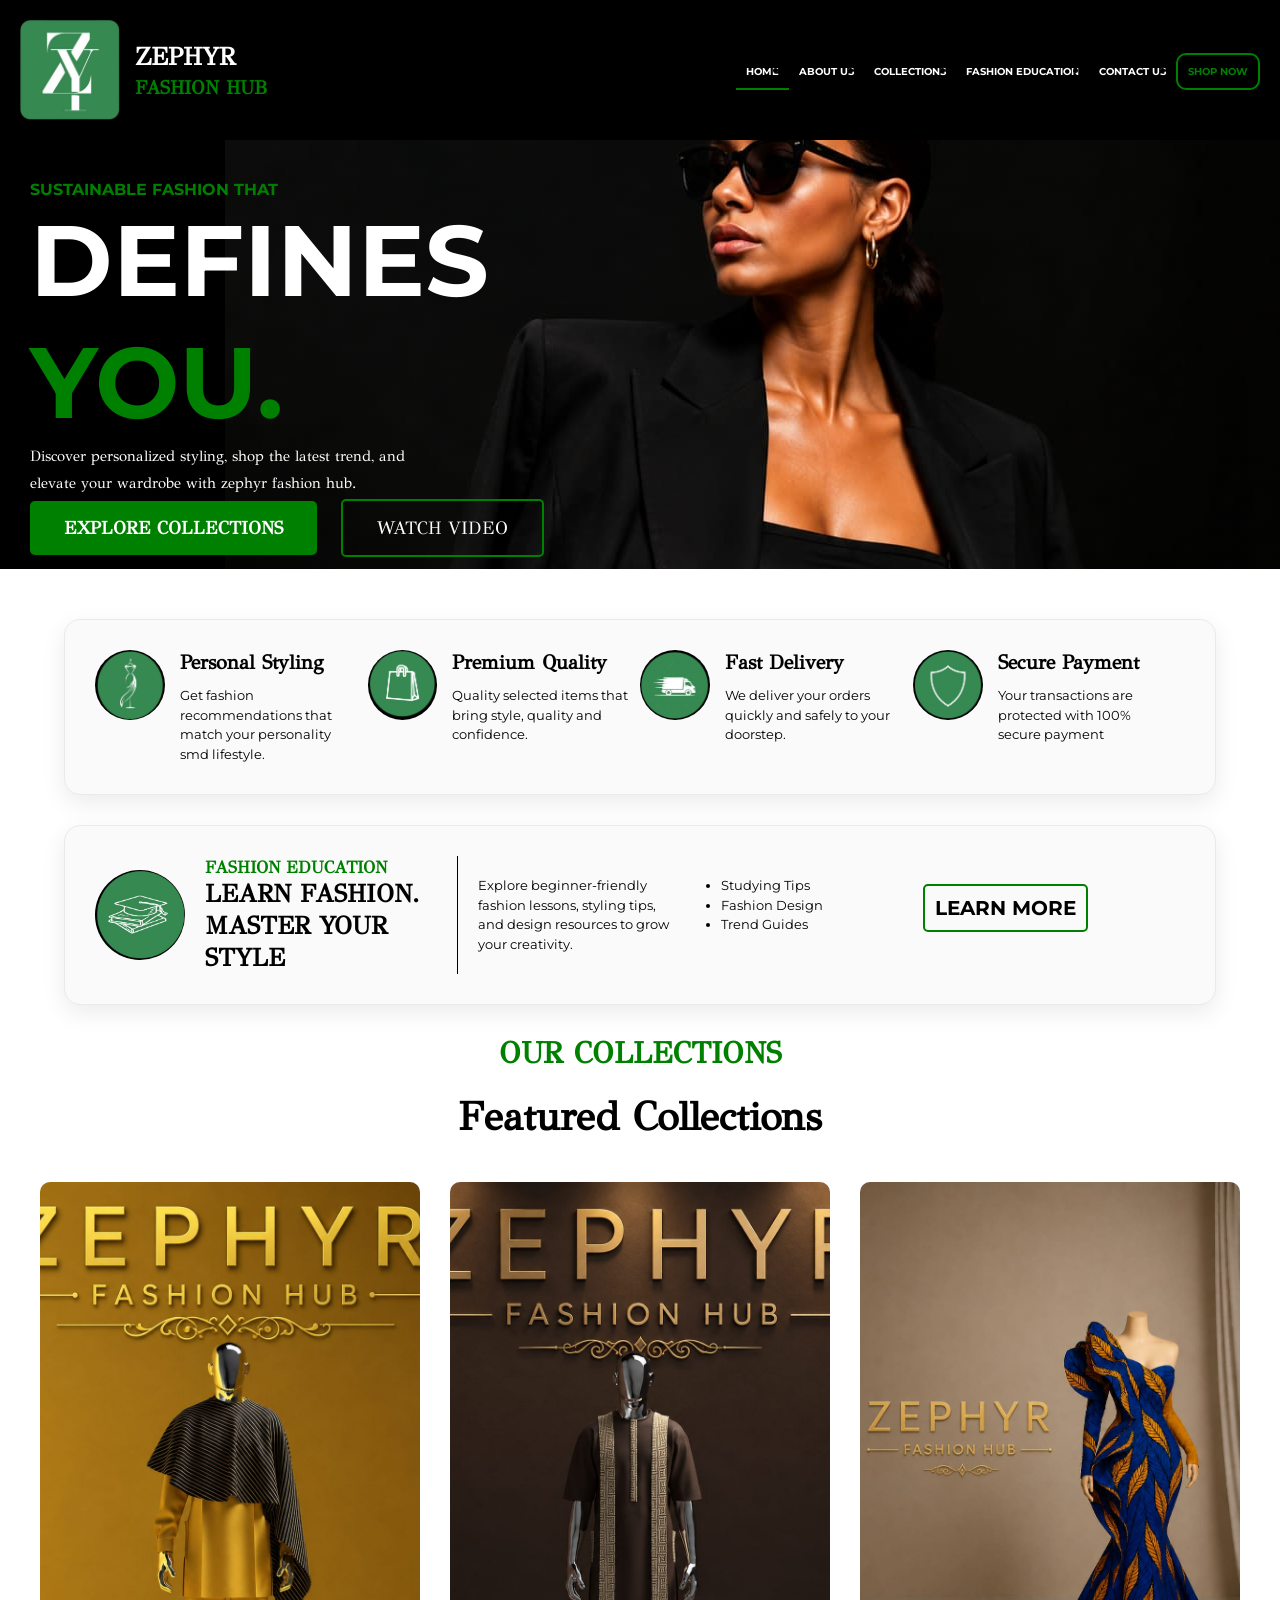
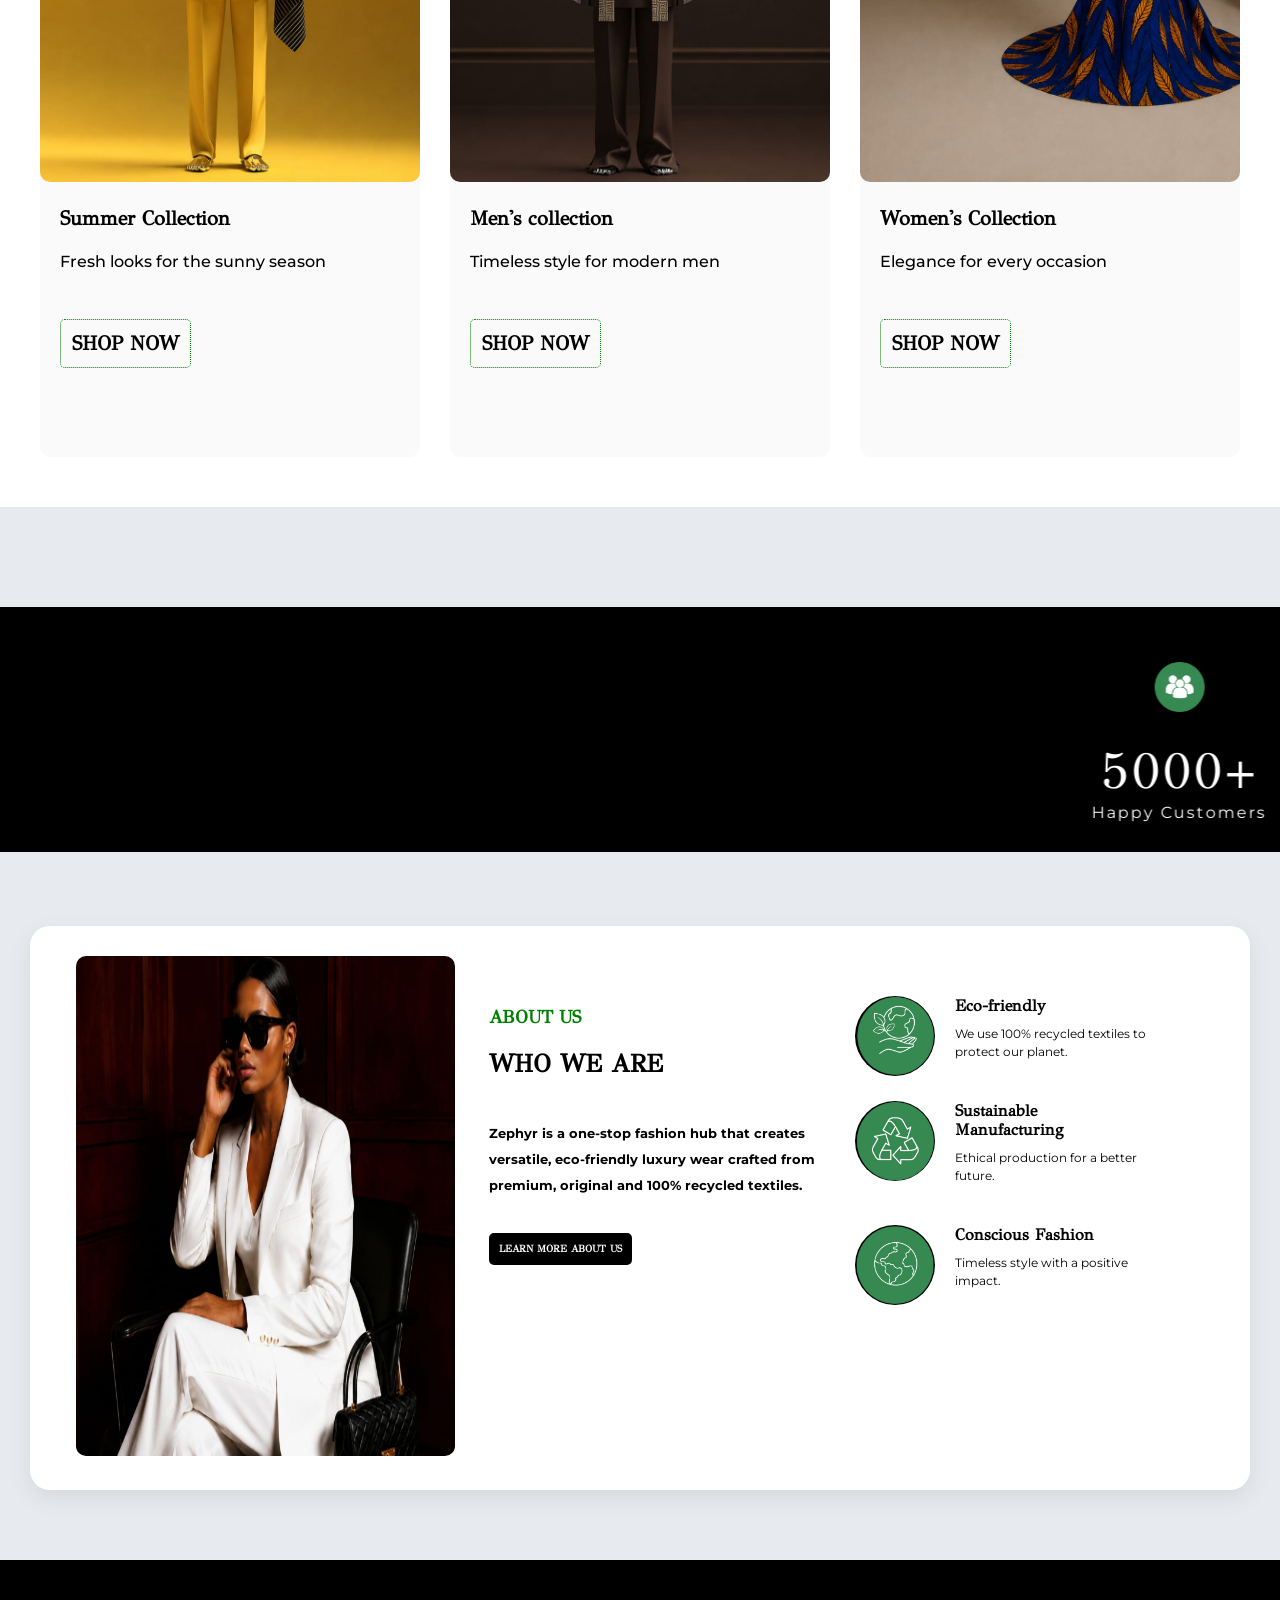
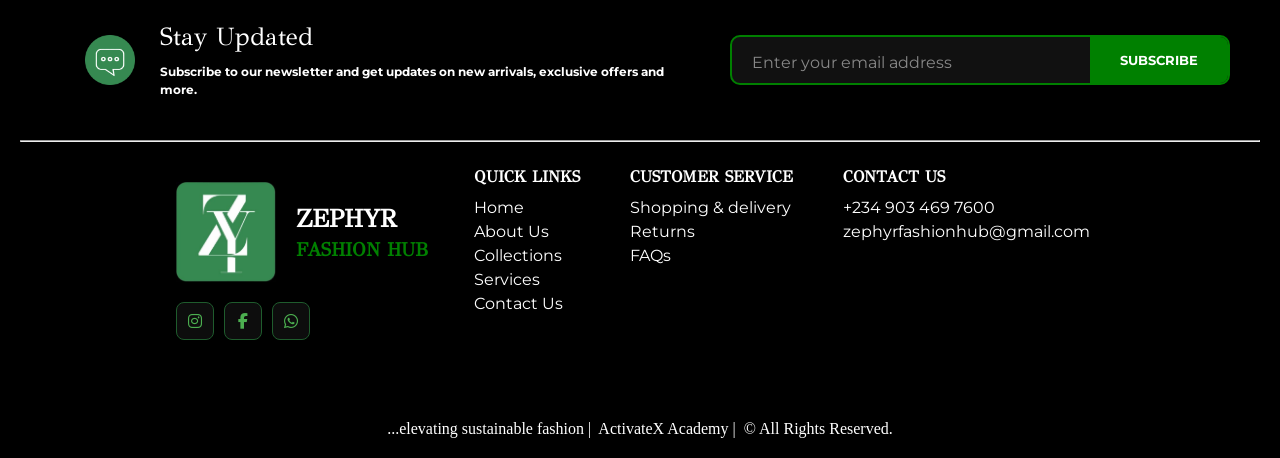
<file: index.html>
<!doctype html>
<html>
    <head>
        <meta charset="UTF-8" />
        <meta name="viewport" content="width=device-width, initial-scale=1.0" />
        <meta
            name="description"
            content="Zephyr Fashion Hub offers sustainable fashion, eco-friendly clothing, personal styling, fashion collections and fashion education."
        />
        <meta
            name="keywords"
            content="Zephyr Fashion Hub, sustainable fashion, eco-friendly fashion, sustainable clothing, fashion education, personal styling"
        />
        <meta name="author" content="Zephyr Fashion Hub" />
        <link
            rel="icon"
            type="image/png"
            sizes="32x32"
            href="./assets/images/favicon.png"
        />
        <link
            rel="stylesheet"
            href="https://cdnjs.cloudflare.com/ajax/libs/font-awesome/6.5.2/css/all.min.css"
        />
        <title>Zephyr Fashion Hub | Home</title>
        <link rel="stylesheet" href="style.css" type="text/css" />
    </head>

    <body>
        <div class="nav">
            <nav>
                <img src="./assets/images/logo.jpg" alt="logo" />
                <h1>
                    <span class="head">ZEPHYR</span>
                    <span class="log">FASHION HUB</span>
                </h1>
                <ul class="sidebar">
                    <li onclick="hideSidebar()">
                        <a class="hamburger2" href="#"
                            ><i class="fa-solid fa-xmark"></i
                        ></a>
                    </li>

                    <li class="active"><a href="index.html">HOME</a></li>
                    <li><a href="about.html">ABOUT US</a></li>
                    <li><a href="./collections.html">COLLECTIONS</a></li>
                    <li>
                        <a href=" ./fashioneducation.html">FASHION EDUCATION</a>
                    </li>
                    <li><a href="contact.html">CONTACT US</a></li>
                    <li>
                        <a class="shop" href="./collections.html">SHOP NOW</a>
                    </li>
                </ul>
                <ul>
                    <li class="hideOnMobile">
                        <a class="active" href="index.html">HOME</a>
                    </li>
                    <li class="hideOnMobile">
                        <a href="about.html">ABOUT US</a>
                    </li>
                    <li class="hideOnMobile">
                        <a href="./collections.html">COLLECTIONS</a>
                    </li>
                    <li class="hideOnMobile">
                        <a href=" ./fashioneducation.html">FASHION EDUCATION</a>
                    </li>
                    <li class="hideOnMobile">
                        <a href="contact.html">CONTACT US</a>
                    </li>
                    <li class="hideOnMobile">
                        <a class="shop" href="./collections.html">SHOP NOW</a>
                    </li>
                    <li class="menu-button" onclick="showSidebar()">
                        <a class="hamburger" href="#"
                            ><i class="fa-solid fa-bars"></i
                        ></a>
                    </li>
                </ul>
            </nav>
            <div class="about-head">
                <p class="first">
                    <span class="fash">SUSTAINABLE FASHION THAT</span>
                    <span class="def">DEFINES</span>
                    <span class="you">YOU.</span>
                </p>
                <p class="fourth">
                    Discover personalized styling, shop the latest trend, and
                    elevate your wardrobe with zephyr fashion hub.
                </p>
                <a class="explore" href="./collections.html"
                    >EXPLORE COLLECTIONS</a
                >
                <a class="video" href="#">WATCH VIDEO</a>
            </div>
        </div>
        <div class="section1">
            <div class="aside">
                <div class="aside1">
                    <img src="./assets/images/sweet2.jpg" alt="" />
                    <div>
                        <p>Personal Styling</p>
                        <p>
                            Get fashion recommendations that match your
                            personality smd lifestyle.
                        </p>
                    </div>
                </div>
                <div class="aside1">
                    <img src="./assets/images/bag.jpg" alt="" />
                    <div>
                        <p>Premium Quality</p>
                        <p>
                            Quality selected items that bring style, quality and
                            confidence.
                        </p>
                    </div>
                </div>
                <div class="aside1">
                    <img src="./assets/images/delivery.jpg" alt="" />
                    <div>
                        <p>Fast Delivery</p>
                        <p>
                            We deliver your orders quickly and safely to your
                            doorstep.
                        </p>
                    </div>
                </div>
                <div class="aside1">
                    <img src="./assets/images/secure.jpg" alt="" />
                    <div>
                        <p>Secure Payment</p>
                        <p>
                            Your transactions are protected with 100% secure
                            payment
                        </p>
                    </div>
                </div>
            </div>
            <div class="fashion-education">
                <div class="education-icon">
                    <img src="./assets/images/graduation-cap.jpg" alt="" />
                    <div class="education-content">
                        <span>FASHION EDUCATION</span>
                        <h2>LEARN FASHION.<br />MASTER YOUR STYLE</h2>
                    </div>
                </div>

                <div class="education-text">
                    <p>
                        Explore beginner-friendly fashion lessons, styling tips,
                        and design resources to grow your creativity.
                    </p>
                </div>
                <div class="education-list">
                    <ul>
                        <li>Studying Tips</li>
                        <li>Fashion Design</li>
                        <li>Trend Guides</li>
                    </ul>
                </div>
                <div class="learnmore">
                    <a class="learn-btn" href="./fashioneducation.html"
                        >LEARN MORE</a
                    >
                </div>
            </div>
            <div class="topic">
                <p>OUR COLLECTIONS</p>
                <h3>Featured Collections</h3>
            </div>
            <div class="featured-img">
                <div>
                    <img src="./assets/images/zephyrman.jpg" alt="firstimage" />
                    <p class="top">Summer Collection</p>
                    <p class="middle">Fresh looks for the sunny season</p>
                    <p class="button">
                        <a href="./collections.html">SHOP NOW</a>
                    </p>
                </div>
                <div>
                    <img
                        src="./assets/images/zephyrman2.jpg"
                        alt="secongimage"
                    />
                    <p class="top">Men's collection</p>
                    <p class="middle">Timeless style for modern men</p>
                    <p class="button">
                        <a href="./collections.html">SHOP NOW</a>
                    </p>
                </div>
                <div>
                    <div>
                        <img
                            src="./assets/images/zephyrwoman.jpg"
                            alt="thirdimg"
                        />
                        <p class="top">Women's Collection</p>
                        <p class="middle">Elegance for every occasion</p>
                        <p class="button">
                            <a href="./collections.html">SHOP NOW</a>
                        </p>
                    </div>
                </div>
            </div>
        </div>
        <marquee behavior="scroll" direction="left" scrollamount="15">
            <div class="section2">
                <div class="details">
                    <img src="./assets/images/people.jpg" alt="" />
                    <p class="p1">5000+</p>
                    <p>Happy Customers</p>
                </div>
                <div class="details">
                    <img src="./assets/images/bag2.jpg" alt="" />
                    <p class="p1">200+</p>
                    <p>Fashion Brand</p>
                </div>
                <div class="details">
                    <img src="./assets/images/star.jpg" alt="" />
                    <p class="p1">15+</p>
                    <p>Professional Stylists</p>
                </div>
                <div class="details">
                    <img src="./assets/images/love.jpg" alt="" />
                    <p class="p1">98%</p>
                    <p>Customer Satisfaction</p>
                </div>
            </div>
        </marquee>

        <div class="section3">
            <div class="about">
                <div class="image-container">
                    <img
                        class="girl"
                        src="./assets/images/about.jpg"
                        alt="about"
                    />
                </div>

                <div class="notes">
                    <p class="about1">ABOUT US</p>
                    <p class="about2">WHO WE ARE</p>
                    <p class="about3">
                        Zephyr is a one-stop fashion hub that creates versatile,
                        eco-friendly luxury wear crafted from premium, original
                        and 100% recycled textiles.
                    </p>
                    <p class="learn">
                        <a href="about.html">LEARN MORE ABOUT US</a>
                    </p>
                </div>
                <div class="about4">
                    <div class="more-info">
                        <img src="./assets/images/leaf2.jpg" alt="leaf" />
                        <div>
                            <p>Eco-friendly</p>
                            <p>
                                We use 100% recycled textiles to protect our
                                planet.
                            </p>
                        </div>
                    </div>
                    <div class="more-info">
                        <img src="./assets/images/recycle.jpg" alt="" />
                        <div>
                            <p>Sustainable Manufacturing</p>
                            <p>Ethical production for a better future.</p>
                        </div>
                    </div>
                    <div class="more-info">
                        <img src="./assets/images/world.jpg" alt="" />
                        <div>
                            <p>Conscious Fashion</p>
                            <p>Timeless style with a positive impact.</p>
                        </div>
                    </div>
                </div>
            </div>
        </div>

        <div class="section4">
            <div class="info-line1">
                <div class="info1">
                    <div class="inbox">
                        <img src="./assets/images/inbox.jpg" alt="" />

                        <div class="inbox-message">
                            <p class="p1">Stay Updated</p>
                            <p class="p2">
                                Subscribe to our newsletter and get updates on
                                new arrivals, exclusive offers and more.
                            </p>
                        </div>
                    </div>
                </div>

                <div class="newsletter">
                    <input
                        type="email"
                        id="email"
                        autocomplete="off"
                        placeholder="Enter your email address"
                        required
                    />
                    <button type="submit">SUBSCRIBE</button>
                </div>
            </div>
            <hr />
            <div class="info-line2">
                <div class="footer-logo">
                    <div>
                        <img src="./assets/images/logo.jpg" alt="logo" />
                        <h2>
                            <span class="head">ZEPHYR</span>
                            <span class="log">FASHION HUB</span>
                        </h2>
                    </div>

                    <div class="social-icons">
                        <a
                            href="https://www.instagram.com/zephyrfashion_hub?utm_source=qr&igsh=MWJ0Ym96MXphcHZ5"
                            target="_blank"
                            aria-label="Instagram"
                        >
                            <i class="fa-brands fa-instagram"></i>
                        </a>

                        <a
                            href="https://www.facebook.com/share/1TaRqDRQER/"
                            target="_blank"
                            aria-label="Facebook"
                        >
                            <i class="fa-brands fa-facebook-f"></i>
                        </a>

                        <a
                            href="https://chat.whatsapp.com/K2UJ7JzNgX9Lp20ZRnJTLg?s=cl&p=a&ilr=0"
                            target="_blank"
                            aria-label="WhatsApp"
                        >
                            <i class="fa-brands fa-whatsapp"></i>
                        </a>
                    </div>
                </div>

                <div class="footer">
                    <div class="links">
                        <p class="h">QUICK LINKS</p>
                        <p><a href="index.html">Home</a></p>
                        <p><a href="about.html">About Us</a></p>
                        <p><a href="./collections.html">Collections</a></p>
                        <p><a href="#">Services</a></p>
                        <p><a href="contact.html">Contact Us</a></p>
                    </div>
                    <div class="links">
                        <p class="h">CUSTOMER SERVICE</p>
                        <p><a href="#">Shopping & delivery</a></p>
                        <p><a href="#">Returns</a></p>
                        <p><a href="#">FAQs</a></p>
                    </div>
                    <div class="links">
                        <p class="h">CONTACT US</p>
                        <p><a href="#">+234 903 469 7600</a></p>
                        <p>
                            <a href="mailto:zephyrfashionhub@gmail.com"
                                >zephyrfashionhub@gmail.com</a
                            >
                        </p>
                    </div>
                </div>
            </div>

            <span class="copyright">
                ...elevating sustainable fashion |&nbsp;&nbsp;ActivateX Academy
                | &nbsp;&copy All Rights Reserved.</span
            >
        </div>

        <script src="script.js"></script>
    </body>
</html>
</file>
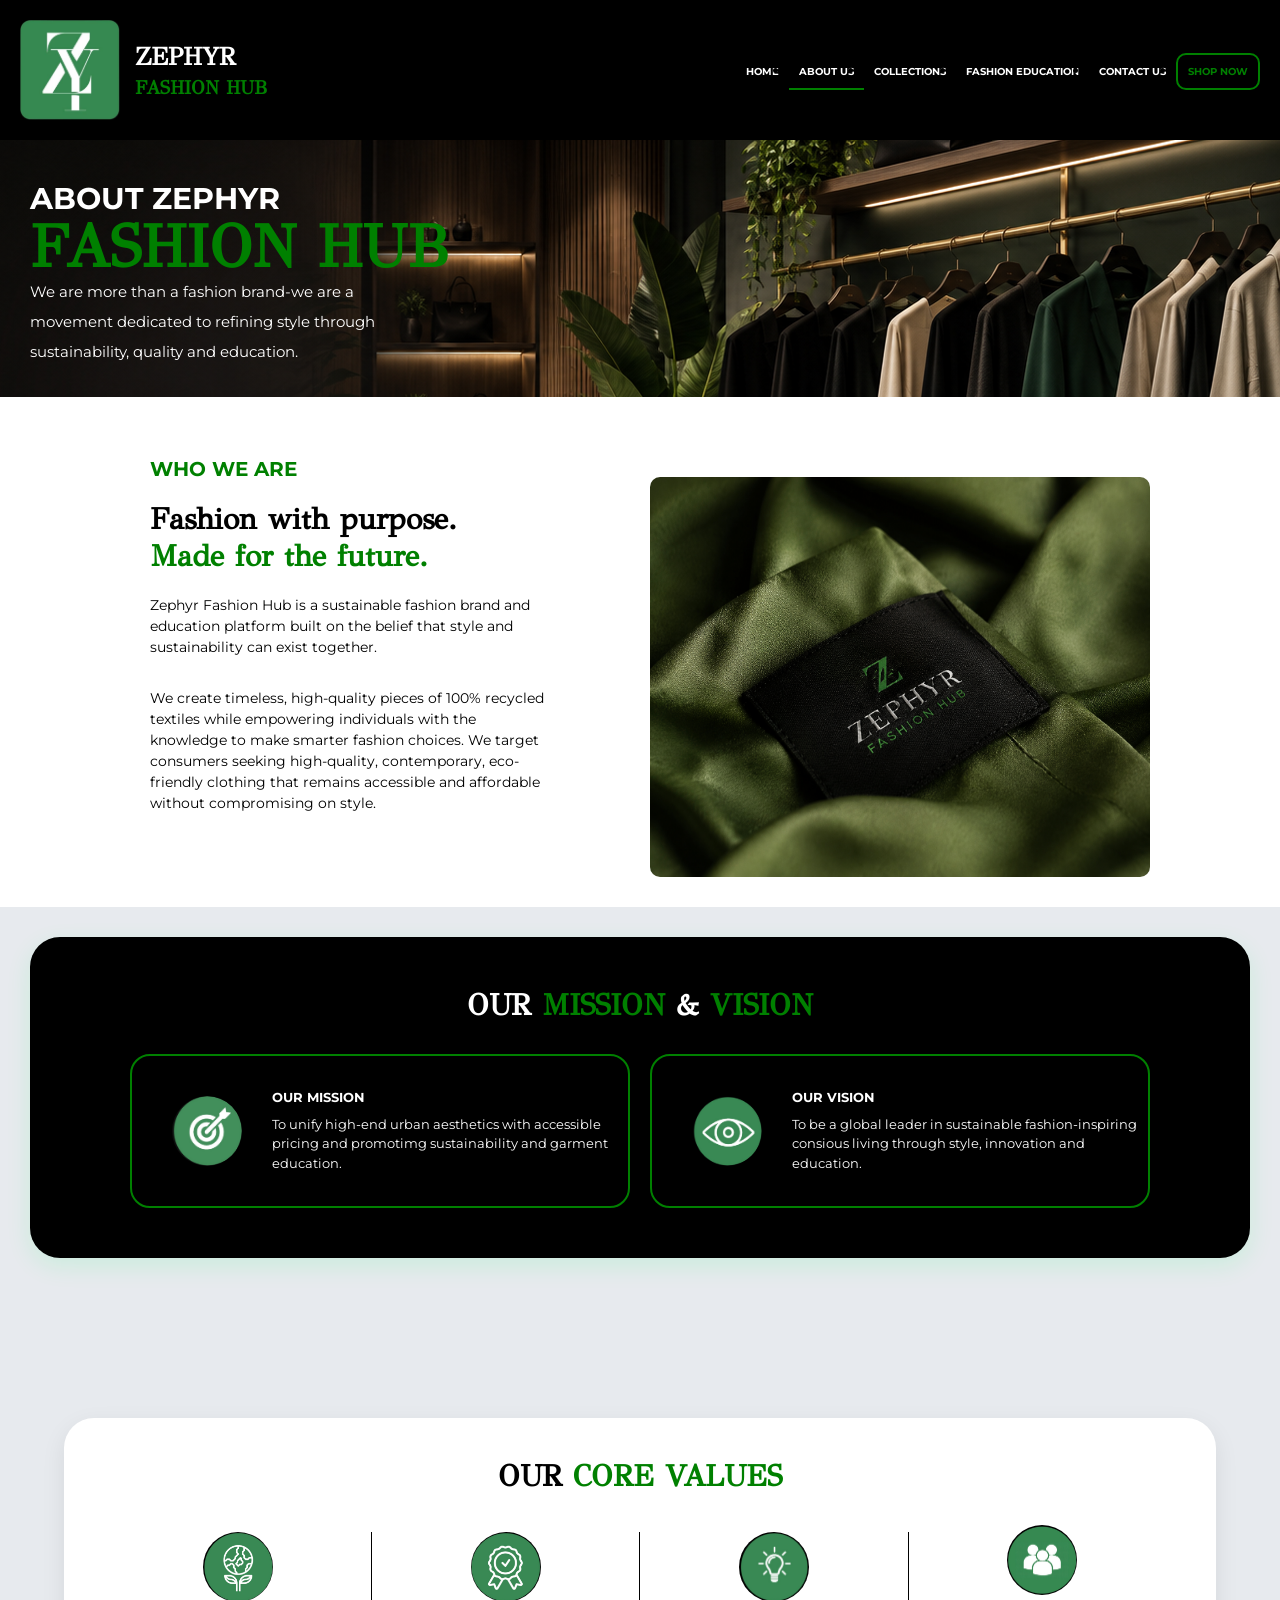
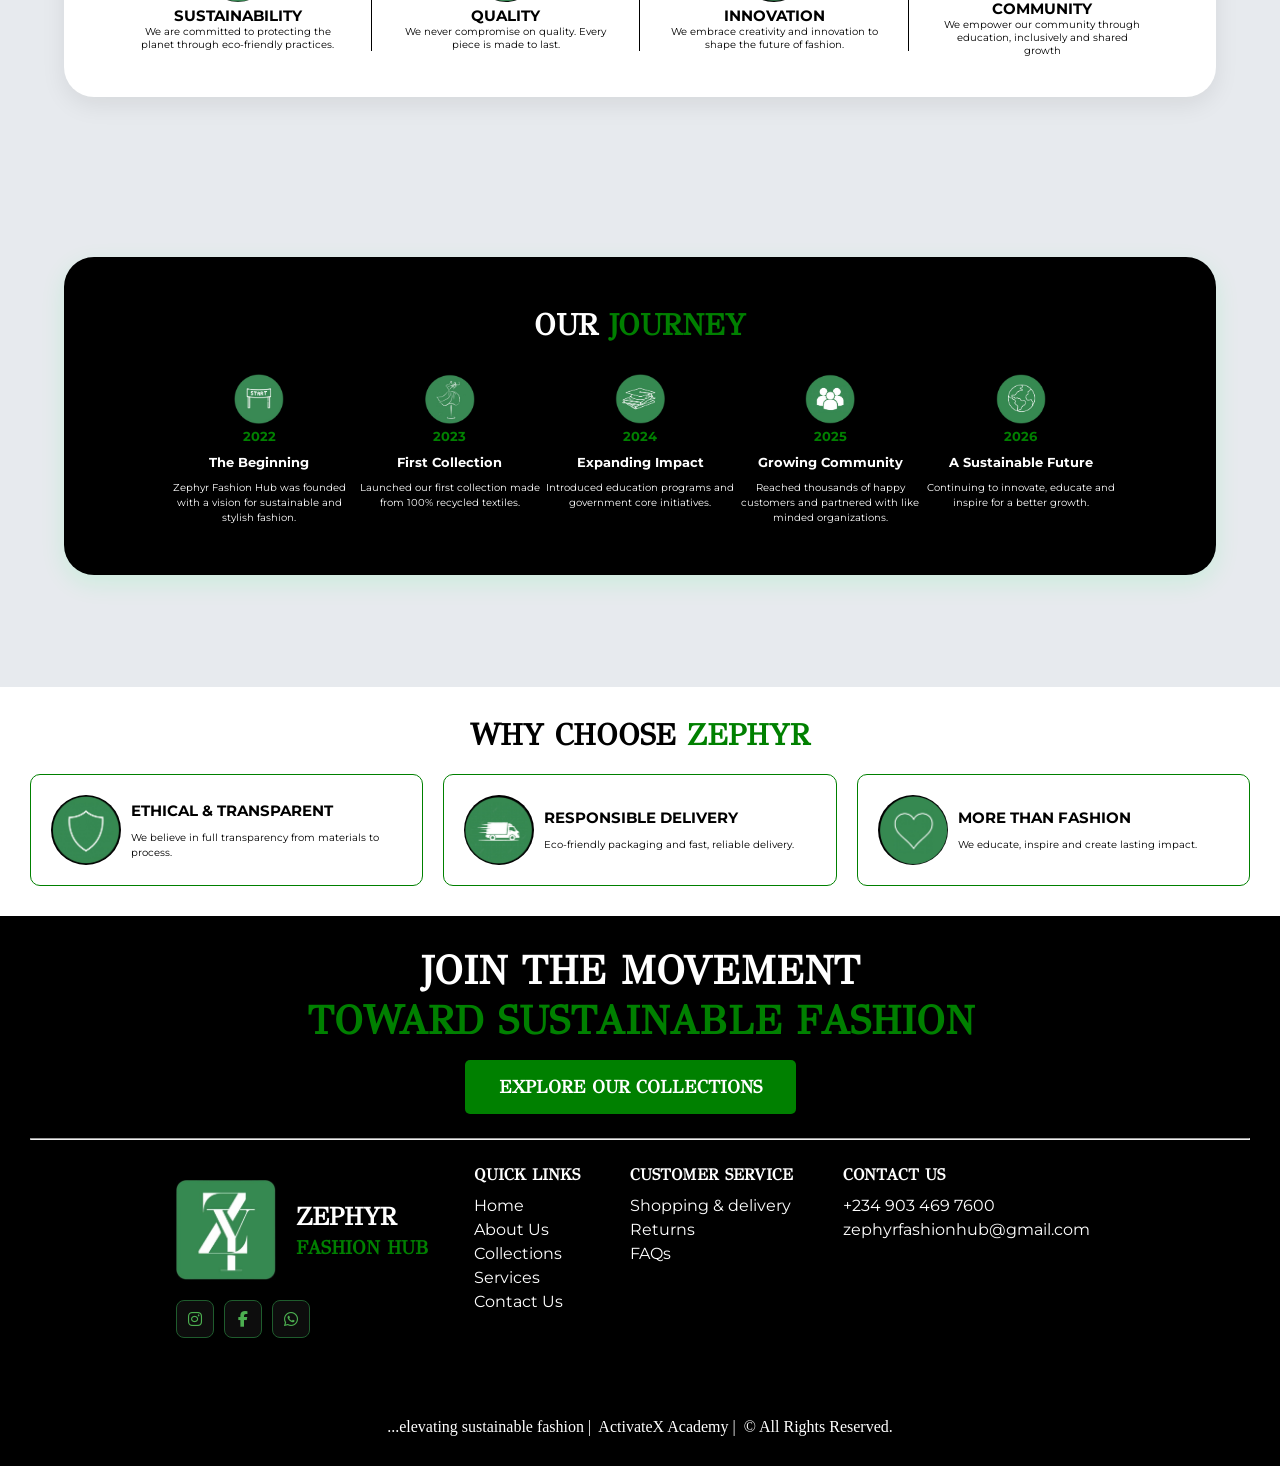
<file: about.html>
<!doctype html>
<html>
    <head>
        <meta charset="UTF-8" />
        <meta name="viewport" content="width=device-width, initial-scale=1.0" />
        <meta
            name="description"
            content="Learn about Zephyr Fashion Hub, our mission, vision and commitment to sustainable fashion, quality, innovation and fashion education."
        />
        <meta
            name="keywords"
            content="Zephyr Fashion Hub, sustainable fashion, eco-friendly fashion, fashion sustainability, fashion education"
        />
        <meta name="author" content="Zephyr Fashion Hub" />
        <link
            rel="icon"
            type="image/png"
            sizes="32x32"
            href="assets/images/favicon.png"
        />
        <title>Zephyr Fashion Hub | About Us</title>
        <link rel="stylesheet" href="style.css" />
        <link
            rel="stylesheet"
            href="https://cdnjs.cloudflare.com/ajax/libs/font-awesome/6.5.2/css/all.min.css"
        />
    </head>
    <body>
        
        <header class="about-hero">
            <nav>
                <img src="./assets/images/logo.jpg" alt="logo" />
                <h1>
                    <span class="head">ZEPHYR</span>
                    <span class="log">FASHION HUB</span>
                </h1>
                <ul class="sidebar">
                    <li onclick="hideSidebar()">
                        <a class="hamburger2" href="#"
                            ><i class="fa-solid fa-xmark"></i
                        ></a>
                    </li>

                    <li><a href="index.html">HOME</a></li>
                    <li class="active"><a href="about.html">ABOUT US</a></li>
                    <li><a href="./collections.html">COLLECTIONS</a></li>
                    <li>
                        <a href=" ./fashioneducation.html">FASHION EDUCATION</a>
                    </li>
                    <li><a href="contact.html">CONTACT US</a></li>
                    <li>
                        <a class="shop" href="./collections.html">SHOP NOW</a>
                    </li>
                </ul>
                <ul>
                    <li class="hideOnMobile"><a href="index.html">HOME</a></li>
                    <li class="hideOnMobile">
                        <a class="active" href="about.html">ABOUT US</a>
                    </li>
                    <li class="hideOnMobile">
                        <a href="./collections.html">COLLECTIONS</a>
                    </li>
                    <li class="hideOnMobile">
                        <a href=" ./fashioneducation.html">FASHION EDUCATION</a>
                    </li>
                    <li class="hideOnMobile">
                        <a href="contact.html">CONTACT US</a>
                    </li>
                    <li class="hideOnMobile">
                        <a class="shop" href="./collections.html">SHOP NOW</a>
                    </li>
                    <li class="menu-button" onclick="showSidebar()">
                        <a class="hamburger" href="#"
                            ><i class="fa-solid fa-bars"></i
                        ></a>
                    </li>
                </ul>
            </nav>

            <!-- Hero Section -->
            <section class="about-hero1">
                <p class="about-topic">ABOUT ZEPHYR</p>
                <p>
                    <span class="about-sec">FASHION HUB</span>
                </p>
                <p class="about-third">
                    We are more than a fashion brand-we are a movement dedicated
                    to refining style through sustainability, quality and
                    education.
                </p>
            </section>
        </header>

        <!-- MAIN -->
        <main class="about-main">
            <div class="about-main1">
                <p>WHO WE ARE</p>
                <h2>Fashion with purpose.</h2>
                <h2>Made for the future.</h2>
                <p>
                    Zephyr Fashion Hub is a sustainable fashion brand and
                    education platform built on the belief that style and
                    sustainability can exist together.
                </p>
                <p>
                    We create timeless, high-quality pieces of 100% recycled
                    textiles while empowering individuals with the knowledge to
                    make smarter fashion choices. We target consumers seeking
                    high-quality, contemporary, eco-friendly clothing that
                    remains accessible and affordable without compromising on
                    style.
                </p>
            </div>
            <img src="assets/images/aboutimage.png" alt="" />
        </main>

        <!-- SECTION 1 -->
        <section class="about-mission">
            <h2>OUR <span>MISSION</span> & <span>VISION</span></h2>
            <div class="about-mission1">
                <div class="mission">
                    <img src="assets/images/mission.jpg" alt="" />
                    <div>
                        <h3>OUR MISSION</h3>
                        <p>
                            To unify high-end urban aesthetics with accessible
                            pricing and promotimg sustainability and garment
                            education.
                        </p>
                    </div>
                </div>
                <div class="vision">
                    <img src="assets/images/vision.jpg" alt="" />
                    <div>
                        <h3>OUR VISION</h3>
                        <p>
                            To be a global leader in sustainable
                            fashion-inspiring consious living through style,
                            innovation and education.
                        </p>
                    </div>
                </div>
            </div>
        </section>

        <!-- Section 2 -->
        <div class="mix">
            <section class="about-value">
                <h2>OUR <span>CORE VALUES</span></h2>
                <div class="about-value-content">
                    <div>
                        <img src="assets/images/sustainability.jpg" alt="" />
                        <h3>SUSTAINABILITY</h3>
                        <p>
                            We are committed to protecting the planet through
                            eco-friendly practices.
                        </p>
                    </div>
                    <div>
                        <img src="assets/images/quality.jpg" alt="" />
                        <h3>QUALITY</h3>
                        <p>
                            We never compromise on quality. Every piece is made
                            to last.
                        </p>
                    </div>
                    <div>
                        <img src="assets/images/innovation.jpg" alt="" />
                        <h3>INNOVATION</h3>
                        <p>
                            We embrace creativity and innovation to shape the
                            future of fashion.
                        </p>
                    </div>
                    <div>
                        <img src="./assets/images/community.jpg" alt="" />
                        <h3>COMMUNITY</h3>
                        <p>
                            We empower our community through education,
                            inclusively and shared growth
                        </p>
                    </div>
                </div>
            </section>

            <!-- Section 3 -->
            <section class="journey">
                <h2>OUR <span>JOURNEY</span></h2>

                <div class="timeline">
                    <div class="item">
                        <img src="./assets/images/beginning.jpg" alt="" />
                        <h3>2022</h3>
                        <h4>The Beginning</h4>
                        <p>
                            Zephyr Fashion Hub was founded with a vision for
                            sustainable and stylish fashion.
                        </p>
                    </div>

                    <div class="item">
                        <img src="./assets/images/firstcollection.jpg" alt="" />
                        <h3>2023</h3>
                        <h4>First Collection</h4>
                        <p>
                            Launched our first collection made from 100%
                            recycled textiles.
                        </p>
                    </div>

                    <div class="item">
                        <img src="./assets/images/graduation-cap.jpg" alt="" />
                        <h3>2024</h3>
                        <h4>Expanding Impact</h4>
                        <p>
                            Introduced education programs and government core
                            initiatives.
                        </p>
                    </div>

                    <div class="item">
                        <img src="./assets/images/community.jpg" alt="" />
                        <h3>2025</h3>
                        <h4>Growing Community</h4>
                        <p>
                            Reached thousands of happy customers and partnered
                            with like minded organizations.
                        </p>
                    </div>

                    <div class="item1">
                        <img src="./assets/images/world.jpg" alt="" />
                        <h3>2026</h3>
                        <h4>A Sustainable Future</h4>
                        <p>
                            Continuing to innovate, educate and inspire for a
                            better growth.
                        </p>
                    </div>
                </div>
            </section>
        </div>

        <!-- Section 4 -->
        <section class="about-reason">
            <h2>WHY CHOOSE <span>ZEPHYR</span></h2>
            <div class="about-reason-content">
                <div class="about-reason-details">
                    <img src="./assets/images/secure.jpg" alt="" />
                    <div>
                        <h3>ETHICAL & TRANSPARENT</h3>
                        <p>
                            We believe in full transparency from materials to
                            process.
                        </p>
                    </div>
                </div>
                <div class="about-reason-details">
                    <img src="./assets/images/delivery.jpg" alt="" />
                    <div>
                        <h3>RESPONSIBLE DELIVERY</h3>
                        <p>
                            Eco-friendly packaging and fast, reliable delivery.
                        </p>
                    </div>
                </div>
                <div class="about-reason-details">
                    <img src="./assets/images/fashionlove.jpg" alt="" />
                    <div>
                        <h3>MORE THAN FASHION</h3>
                        <p>We educate, inspire and create lasting impact.</p>
                    </div>
                </div>
            </div>
        </section>

        <!-- Section 5 -->
        <section class="about-footer">
            <div class="about-footer1">
                <h2>
                    JOIN THE MOVEMENT <br /><span
                        >TOWARD SUSTAINABLE FASHION</span
                    >
                </h2>
                <a class="explore" href="./collections.html"
                    >EXPLORE OUR COLLECTIONS</a
                >
            </div>

            <hr />
            <div class="info-line2">
                <div class="footer-logo">
                    <div>
                        <img
                            src="./assets/images/logo.jpg"
                            alt="Zephyr fashion hub logo"
                        />
                        <h2>
                            <span class="head">ZEPHYR</span>
                            <span class="log">FASHION HUB</span>
                        </h2>
                    </div>

                    <div class="social-icons">
                        <a
                            href="https://www.instagram.com/zephyrfashion_hub?utm_source=qr&igsh=MWJ0Ym96MXphcHZ5"
                            target="_blank"
                            aria-label="Instagram"
                        >
                            <i class="fa-brands fa-instagram"></i>
                        </a>

                        <a
                            href="https://www.facebook.com/share/1TaRqDRQER/"
                            target="_blank"
                            aria-label="Facebook"
                        >
                            <i class="fa-brands fa-facebook-f"></i>
                        </a>

                        <a
                            href="https://chat.whatsapp.com/K2UJ7JzNgX9Lp20ZRnJTLg?s=cl&p=a&ilr=0"
                            target="_blank"
                            aria-label="WhatsApp"
                        >
                            <i class="fa-brands fa-whatsapp"></i>
                        </a>
                    </div>
                </div>
                <footer class="footer">
                    <div class="links">
                        <p class="h">QUICK LINKS</p>
                        <p><a href="./index.html">Home</a></p>
                        <p><a href="./about.html">About Us</a></p>
                        <p><a href="./collections.html">Collections</a></p>
                        <p><a href="#">Services</a></p>
                        <p><a href="contact.html">Contact Us</a></p>
                    </div>
                    <div class="links">
                        <p class="h">CUSTOMER SERVICE</p>
                        <p><a href="#">Shopping & delivery</a></p>
                        <p><a href="#">Returns</a></p>
                        <p><a href="#">FAQs</a></p>
                    </div>
                    <div class="links">
                        <p class="h">CONTACT US</p>
                        <p><a href="#">+234 903 469 7600</a></p>
                        <p>
                            <a href="mailto:zephyrfashionhub@gmail.com"
                                >zephyrfashionhub@gmail.com</a
                            >
                        </p>
                    </div>
                </footer>
            </div>
            <span class="copyright">
                ...elevating sustainable fashion |&nbsp;&nbsp;ActivateX Academy
                | &nbsp;&copy All Rights Reserved.</span
            >
        </section>

        <script src="script.js"></script>
    </body>
</html>
</file>
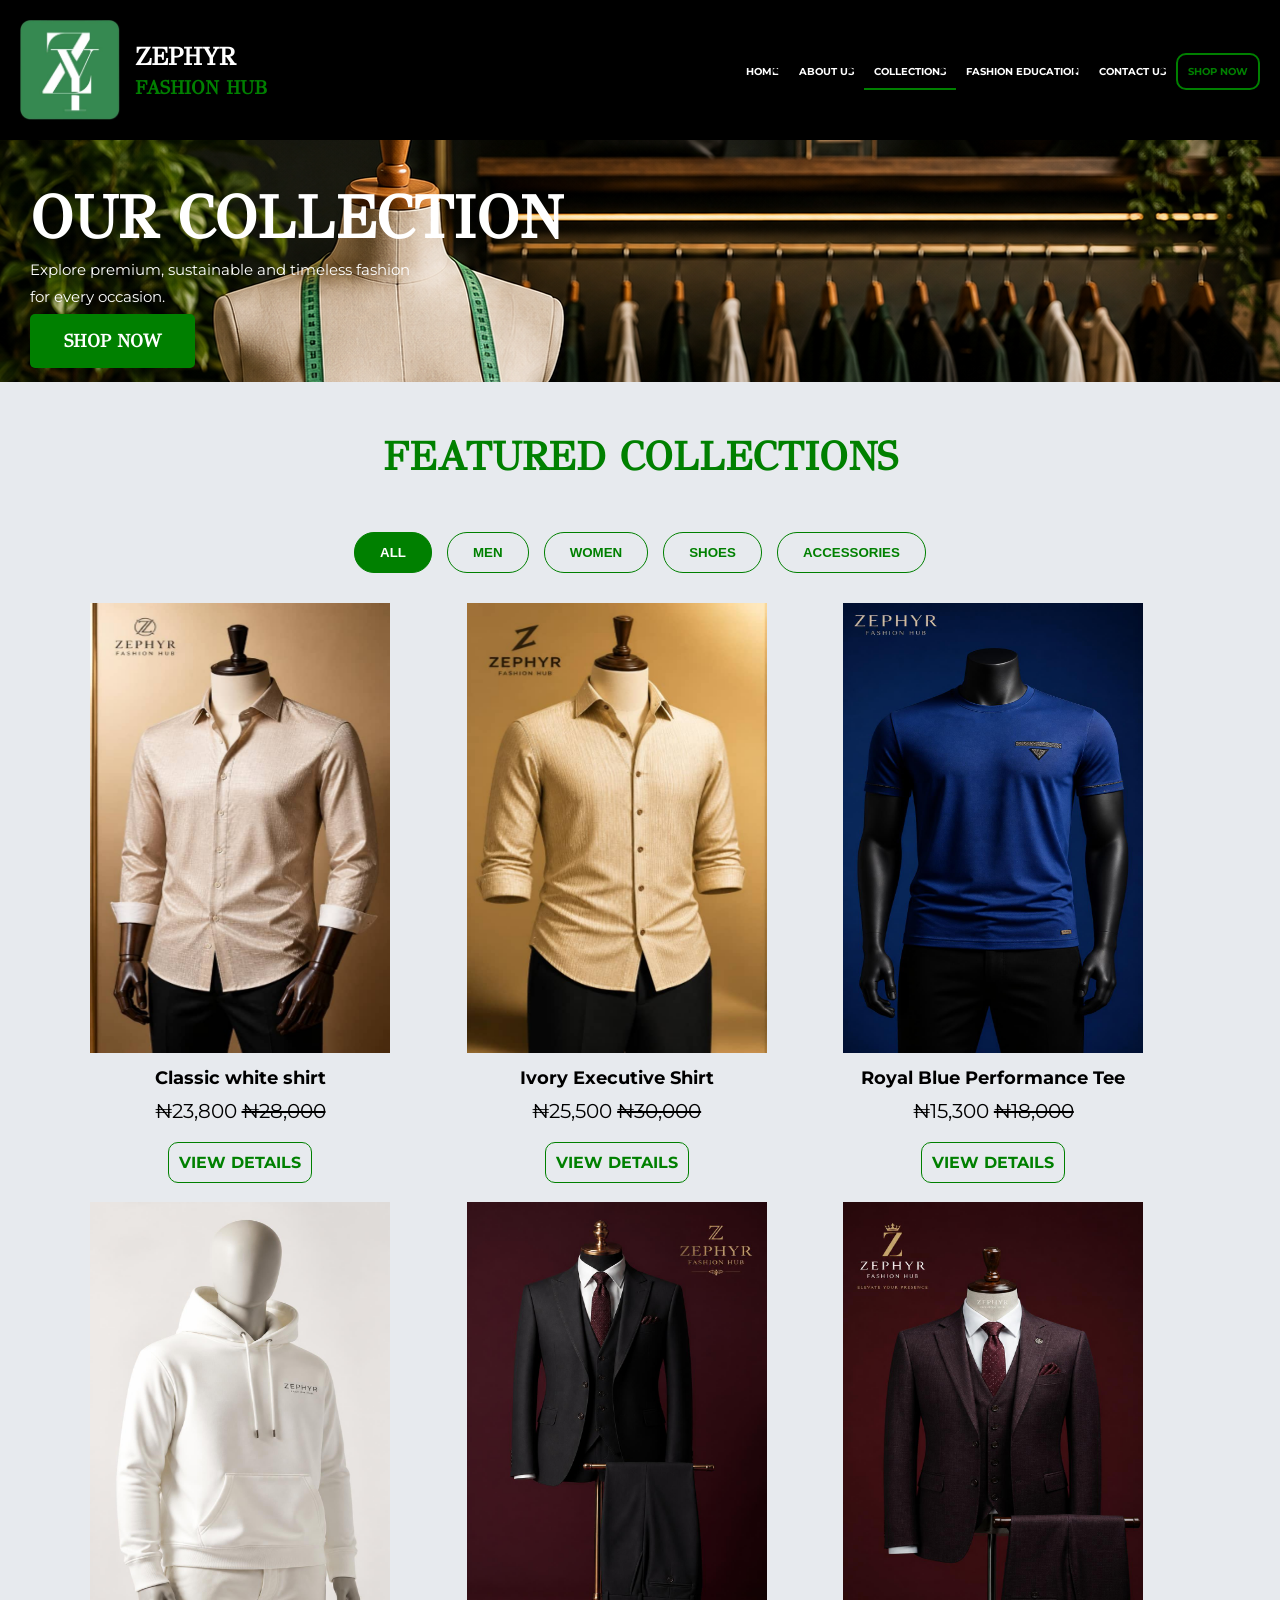
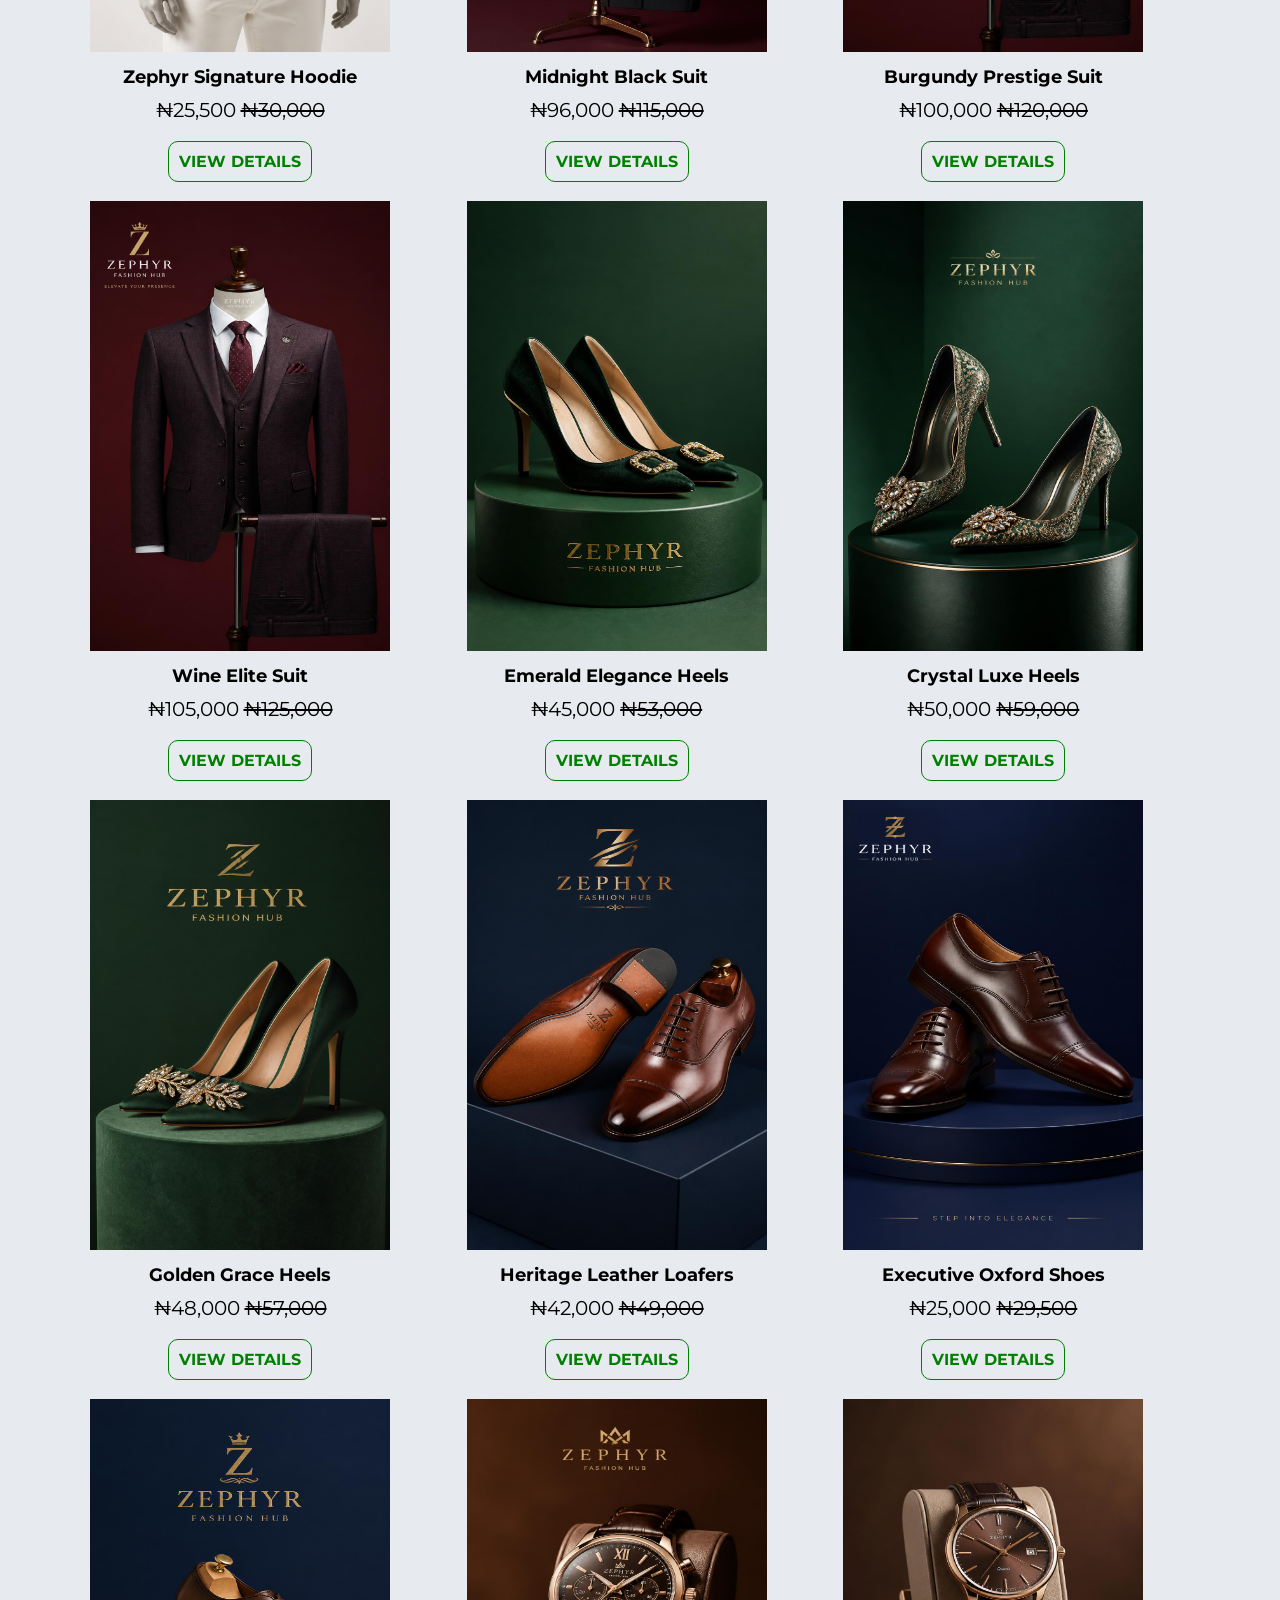
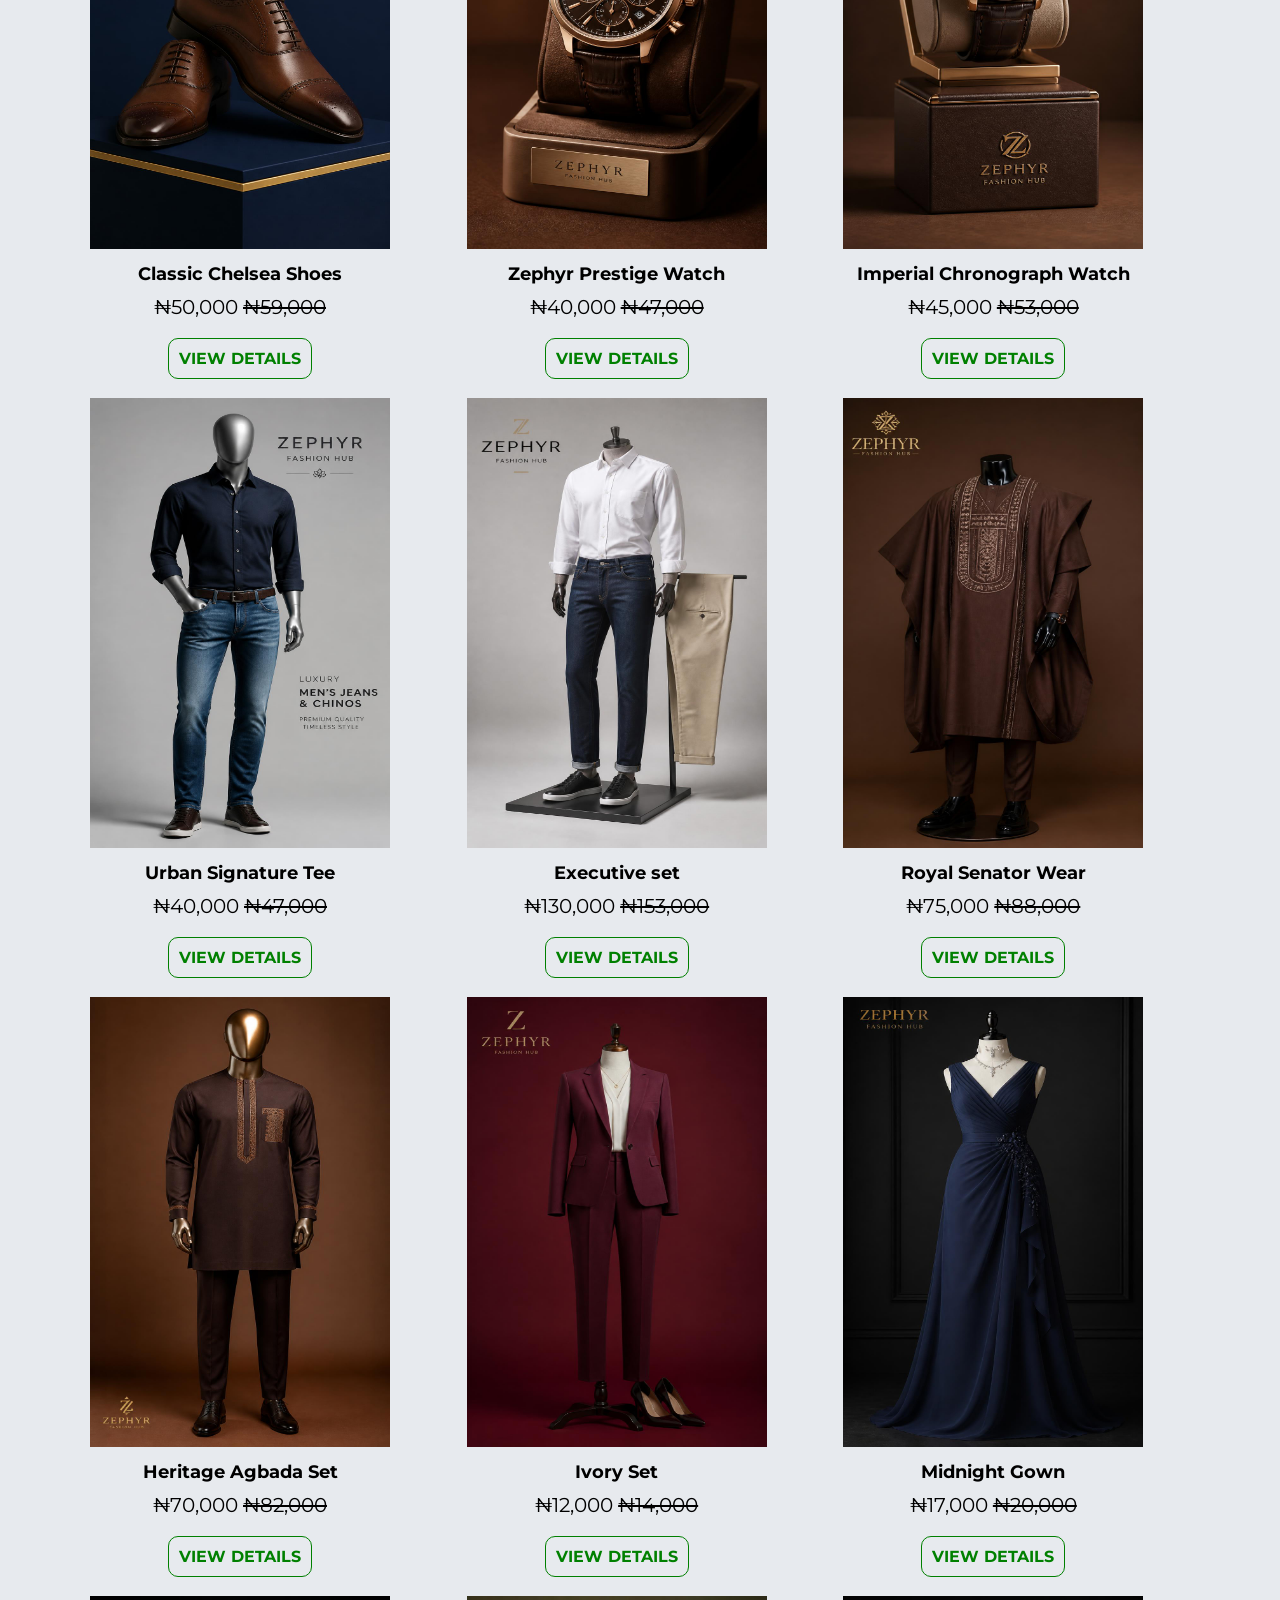
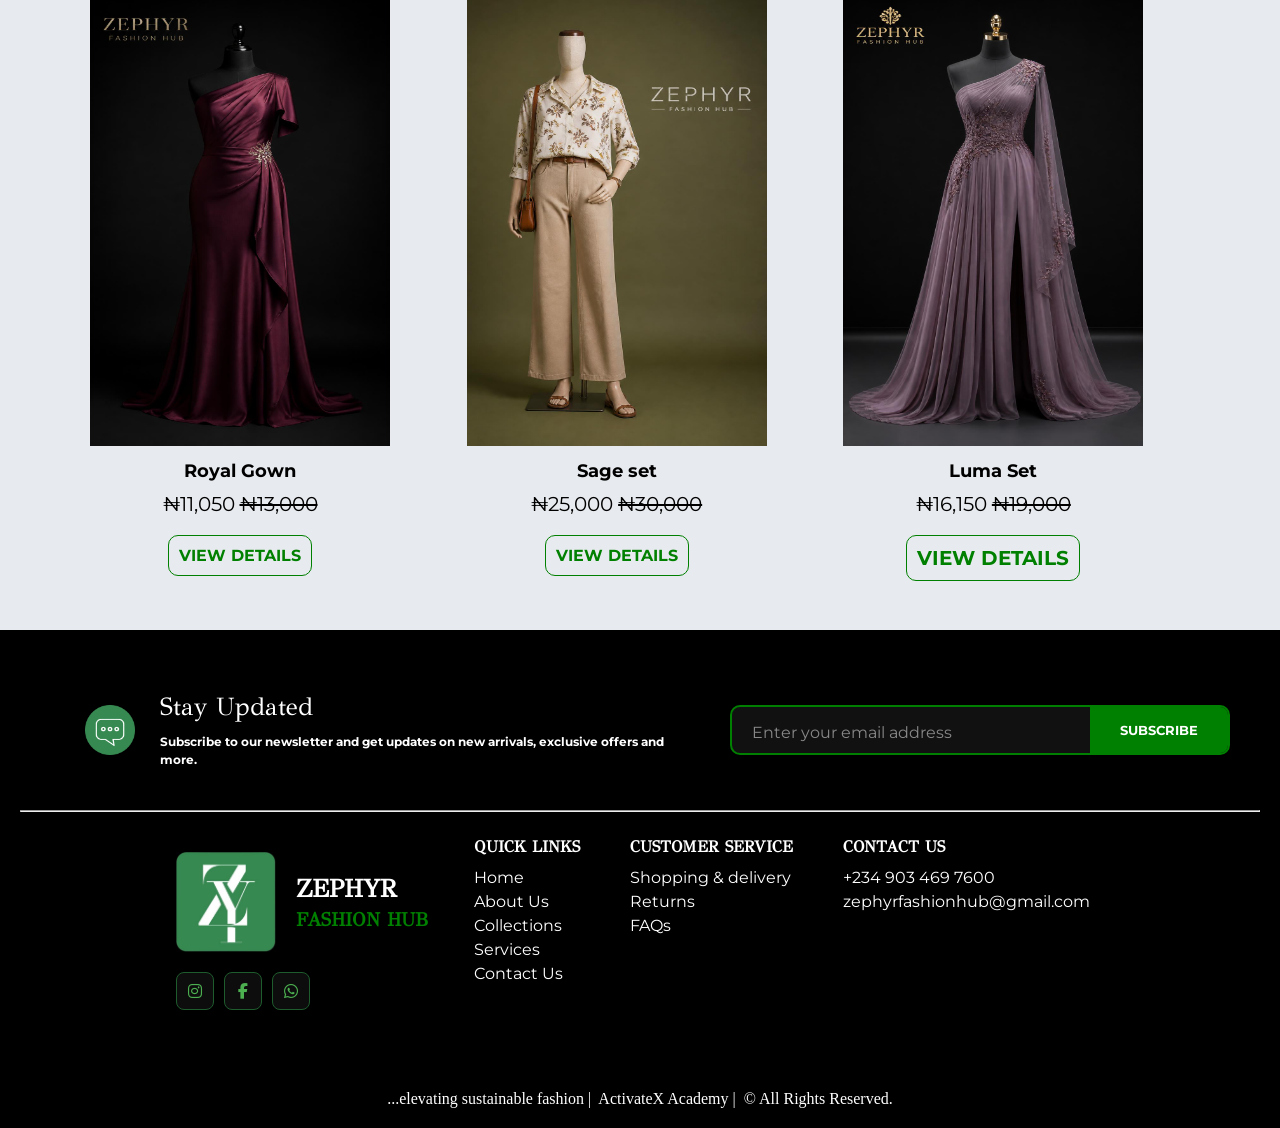
<file: collections.html>
<!doctype html>
<html>
    <head>
        <meta charset="UTF-8" />
        <meta name="viewport" content="width=device-width, initial-scale=1" />
        <meta
            name="description"
            content="Explore Zephyr Fashion Hub's sustainable fashion collections, featuring stylish, high-quality and eco-friendly clothing for modern lifestyles."
        />

        <meta
            name="keywords"
            content="Zephyr Fashion Hub collections, sustainable fashion, eco-friendly clothing, fashion collections, sustainable clothing, stylish clothing"
        />

        <meta name="author" content="Zephyr Fashion Hub" />
        <title>Zephyr Fashion Hub | Collections</title>
        <link rel="stylesheet" href="style.css" />
        <link
            rel="icon"
            type="image/png"
            sizes="32x32"
            href="./assets/images/favicon.png"
        />
        <link
            rel="stylesheet"
            href="https://cdnjs.cloudflare.com/ajax/libs/font-awesome/6.5.2/css/all.min.css"
        />
    </head>

    <body>
        <div class="collection-hero">
            <nav>
                <img src="./assets/images/logo.jpg" alt="logo" />
                <h1>
                    <span class="head">ZEPHYR</span>
                    <span class="log">FASHION HUB</span>
                </h1>
                <ul class="sidebar">
                    <li onclick="hideSidebar()">
                        <a class="hamburger2" href="#"
                            ><i class="fa-solid fa-xmark"></i
                        ></a>
                    </li>

                    <li><a href="index.html">HOME</a></li>
                    <li><a href="about.html">ABOUT US</a></li>
                    <li class="active">
                        <a href="./collections.html">COLLECTIONS</a>
                    </li>
                    <li>
                        <a href=" ./fashioneducation.html">FASHION EDUCATION</a>
                    </li>
                    <li><a href="contact.html">CONTACT US</a></li>
                    <li>
                        <a class="shop" href="./collections.html">SHOP NOW</a>
                    </li>
                </ul>
                <ul>
                    <li class="hideOnMobile"><a href="index.html">HOME</a></li>
                    <li class="hideOnMobile">
                        <a href="about.html">ABOUT US</a>
                    </li>
                    <li class="hideOnMobile">
                        <a class="active" href="./collections.html"
                            >COLLECTIONS</a
                        >
                    </li>
                    <li class="hideOnMobile">
                        <a href=" ./fashioneducation.html">FASHION EDUCATION</a>
                    </li>
                    <li class="hideOnMobile">
                        <a href="contact.html">CONTACT US</a>
                    </li>
                    <li class="hideOnMobile">
                        <a class="shop" href="./collections.html">SHOP NOW</a>
                    </li>
                    <li class="menu-button" onclick="showSidebar()">
                        <a class="hamburger" href="#"
                            ><i class="fa-solid fa-bars"></i
                        ></a>
                    </li>
                </ul>
            </nav>

            <div class="fashion-education-head">
                <h2 class="collection-def">OUR COLLECTION</h2>

                <p class="collection-fourth">
                    Explore premium, sustainable and timeless fashion for every
                    occasion.
                </p>
                <a class="collection-explore" href="#">SHOP NOW</a>
            </div>
        </div>

        <div class="featured-collection-section">
            <h2>FEATURED COLLECTIONS</h2>

            <div class="filter-buttons">
                <button class="filter-btn active" data-filter="all">ALL</button>
                <button class="filter-btn" data-filter="men">MEN</button>
                <button class="filter-btn" data-filter="women">WOMEN</button>
                <button class="filter-btn" data-filter="shoes">SHOES</button>
                <button class="filter-btn" data-filter="accessories">
                    ACCESSORIES
                </button>
            </div>

            <div class="featured-images">
                <div class="collection-item men">
                    <img src="./assets/collectionimages/shirt.jpg" alt="" />

                    <h4>Classic white shirt</h4>
                    <p>₦23,800 <del>₦28,000</del></p>
                    <a href="#">VIEW DETAILS</a>
                </div>
                <div class="collection-item men">
                    <img src="./assets/collectionimages/shirt2.jpg" alt="" />
                    <h4>Ivory Executive Shirt</h4>
                    <p>₦25,500 <del>₦30,000</del></p>
                    <a href="#">VIEW DETAILS</a>
                </div>
                <div class="collection-item men">
                    <img src="./assets/collectionimages/shirt3.jpg" alt="" />
                    <h4>Royal Blue Performance Tee</h4>
                    <p>₦15,300 <del>₦18,000</del></p>
                    <a href="#">VIEW DETAILS</a>
                </div>
                <div class="collection-item men">
                    <img src="./assets/collectionimages/shirt4.jpg" alt="" />
                    <h4>Zephyr Signature Hoodie</h4>
                    <p>₦25,500 <del>₦30,000</del></p>
                    <a href="#">VIEW DETAILS</a>
                </div>
                <div class="collection-item men">
                    <img src="./assets/collectionimages/suit.jpg" alt="" />
                    <h4>Midnight Black Suit</h4>
                    <p>₦96,000 <del>₦115,000</del></p>
                    <a href="#">VIEW DETAILS</a>
                </div>
                <div class="collection-item men">
                    <img src="./assets/collectionimages/suit2.jpg" alt="" />
                    <h4>Burgundy Prestige Suit</h4>
                    <p>₦100,000 <del>₦120,000</del></p>
                    <a href="#">VIEW DETAILS</a>
                </div>
                <div class="collection-item men">
                    <img src="./assets/collectionimages/suit3.jpg" alt="" />
                    <h4>Wine Elite Suit</h4>
                    <p>₦105,000 <del>₦125,000</del></p>
                    <a href="#">VIEW DETAILS</a>
                </div>

                <div class="collection-item shoes">
                    <img src="./assets/collectionimages/greenshoe.jpg" alt="" />
                    <h4>Emerald Elegance Heels</h4>
                    <p>₦45,000 <del>₦53,000</del></p>
                    <a href="#">VIEW DETAILS</a>
                </div>
                <div class="collection-item shoes">
                    <img
                        src="./assets/collectionimages/greenshoe2.jpg"
                        alt=""
                    />
                    <h4>Crystal Luxe Heels</h4>
                    <p>₦50,000 <del>₦59,000</del></p>
                    <a href="#">VIEW DETAILS</a>
                </div>
                <div class="collection-item shoes">
                    <img
                        src="./assets/collectionimages/greenshoe3.jpg"
                        alt=""
                    />
                    <h4>Golden Grace Heels</h4>
                    <p>₦48,000 <del>₦57,000</del></p>
                    <a href="#">VIEW DETAILS</a>
                </div>
                <div class="collection-item shoes">
                    <img src="./assets/collectionimages/menshoe.jpg" alt="" />
                    <h4>Heritage Leather Loafers</h4>
                    <p>₦42,000 <del>₦49,000</del></p>
                    <a href="#">VIEW DETAILS</a>
                </div>
                <div class="collection-item shoes">
                    <img src="./assets/collectionimages/menshoe2.jpg" alt="" />
                    <h4>Executive Oxford Shoes</h4>
                    <p>₦25,000 <del>₦29,500</del></p>
                    <a href="#">VIEW DETAILS</a>
                </div>
                <div class="collection-item shoes">
                    <img src="./assets/collectionimages/menshoe3.jpg" alt="" />
                    <h4>Classic Chelsea Shoes</h4>
                    <p>₦50,000 <del>₦59,000</del></p>
                    <a href="#">VIEW DETAILS</a>
                </div>
                <div class="collection-item accessories">
                    <img
                        src="./assets/collectionimages/brownwatch.jpg"
                        alt=""
                    />
                    <h4>Zephyr Prestige Watch</h4>
                    <p>₦40,000 <del>₦47,000</del></p>
                    <a href="#">VIEW DETAILS</a>
                </div>
                <div class="collection-item accessories">
                    <img
                        src="./assets/collectionimages/brownwatch2.jpg"
                        alt=""
                    />
                    <h4>Imperial Chronograph Watch</h4>
                    <p>₦45,000 <del>₦53,000</del></p>
                    <a href="#">VIEW DETAILS</a>
                </div>
                <div class="collection-item men">
                    <img src="./assets/collectionimages/menchinos.jpg" alt="" />
                    <h4>Urban Signature Tee</h4>
                    <p>₦40,000 <del>₦47,000</del></p>
                    <a href="#">VIEW DETAILS</a>
                </div>
                <div class="collection-item men">
                    <img
                        src="./assets/collectionimages/menchinos2.jpg"
                        alt=""
                    />
                    <h4>Executive set</h4>
                    <p>₦130,000 <del>₦153,000</del></p>
                    <a href="#">VIEW DETAILS</a>
                </div>
                <div class="collection-item men">
                    <img src="./assets/collectionimages/native.jpg" alt="" />
                    <h4>Royal Senator Wear</h4>
                    <p>₦75,000 <del>₦88,000</del></p>
                    <a href="#">VIEW DETAILS</a>
                </div>
                <div class="collection-item men">
                    <img src="./assets/collectionimages/native2.jpg" alt="" />
                    <h4>Heritage Agbada Set</h4>
                    <p>₦70,000 <del>₦82,000</del></p>
                    <a href="#">VIEW DETAILS</a>
                </div>
                <div class="collection-item women">
                    <img src="./assets/collectionimages/womensuit.jpg" alt="" />
                    <h4>Ivory Set</h4>
                    <p>₦12,000 <del>₦14,000</del></p>
                    <a href="#">VIEW DETAILS</a>
                </div>
                <div class="collection-item women">
                    <img src="./assets/collectionimages/womengown.jpg" alt="" />
                    <h4>Midnight Gown</h4>
                    <p>₦17,000 <del> ₦20,000</del></p>
                    <a href="#">VIEW DETAILS</a>
                </div>
                <div class="collection-item women">
                    <img
                        src="./assets/collectionimages/womengown2.jpg"
                        alt=""
                    />
                    <h4>Royal Gown</h4>
                    <p>₦11,050 <del> ₦13,000</del></p>
                    <a href="#">VIEW DETAILS</a>
                </div>
                <div class="collection-item women">
                    <img src="./assets/collectionimages/womenwear.jpg" alt="" />
                    <h4>Sage set</h4>
                    <p>₦25,000 <del> ₦30,000</del></p>
                    <a href="#">VIEW DETAILS</a>
                </div>
                <div class="collection-item women">
                    <img
                        src="./assets/collectionimages/womensuit2.jpg"
                        alt=""
                    />
                    <h4>Luma Set</h4>
                    <p>₦16,150 <del> ₦19,000</del></p>
                    <p>
                        <a href="#">VIEW DETAILS</a>
                    </p>
                </div>
            </div>
        </div>

        <div class="section4">
            <div class="info-line1">
                <div class="info1">
                    <div class="inbox">
                        <img src="./assets/images/inbox.jpg" alt="" />

                        <div class="inbox-message">
                            <p class="p1">Stay Updated</p>
                            <p class="p2">
                                Subscribe to our newsletter and get updates on
                                new arrivals, exclusive offers and more.
                            </p>
                        </div>
                    </div>
                </div>

                <div class="newsletter">
                    <input
                        type="email"
                        id="email"
                        autocomplete="off"
                        placeholder="Enter your email address"
                        required
                    />
                    <button type="submit">SUBSCRIBE</button>
                </div>
            </div>
            <hr />
            <div class="info-line2">
                <div class="footer-logo">
                    <div>
                        <img src="./assets/images/logo.jpg" alt="logo" />
                        <h2>
                            <span class="head">ZEPHYR</span>
                            <span class="log">FASHION HUB</span>
                        </h2>
                    </div>

                    <div class="social-icons">
                        <a
                            href="https://www.instagram.com/zephyrfashion_hub?utm_source=qr&igsh=MWJ0Ym96MXphcHZ5"
                            target="_blank"
                            aria-label="Instagram"
                        >
                            <i class="fa-brands fa-instagram"></i>
                        </a>

                        <a
                            href="https://www.facebook.com/share/1TaRqDRQER/"
                            target="_blank"
                            aria-label="Facebook"
                        >
                            <i class="fa-brands fa-facebook-f"></i>
                        </a>

                        <a
                            href="https://chat.whatsapp.com/K2UJ7JzNgX9Lp20ZRnJTLg?s=cl&p=a&ilr=0"
                            target="_blank"
                            aria-label="WhatsApp"
                        >
                            <i class="fa-brands fa-whatsapp"></i>
                        </a>
                    </div>
                </div>
                <div class="footer">
                    <div class="links">
                        <p class="h">QUICK LINKS</p>
                        <p><a href="index.html">Home</a></p>
                        <p><a href="about.html">About Us</a></p>
                        <p><a href="#">Collections</a></p>
                        <p><a href="#">Services</a></p>
                        <p><a href="contact.html">Contact Us</a></p>
                    </div>
                    <div class="links">
                        <p class="h">CUSTOMER SERVICE</p>
                        <p><a href="#">Shopping & delivery</a></p>
                        <p><a href="#">Returns</a></p>
                        <p><a href="#">FAQs</a></p>
                    </div>
                    <div class="links">
                        <p class="h">CONTACT US</p>
                        <p><a href="#">+234 903 469 7600</a></p>
                        <p>
                            <a href="mailto:zephyrfashionhub@gmail.com"
                                >zephyrfashionhub@gmail.com</a
                            >
                        </p>
                    </div>
                </div>
            </div>

            <span class="copyright">
                ...elevating sustainable fashion |&nbsp;&nbsp;ActivateX Academy
                | &nbsp;&copy All Rights Reserved.</span
            >
        </div>

        <script src="script.js"></script>
    </body>
</html>
</file>
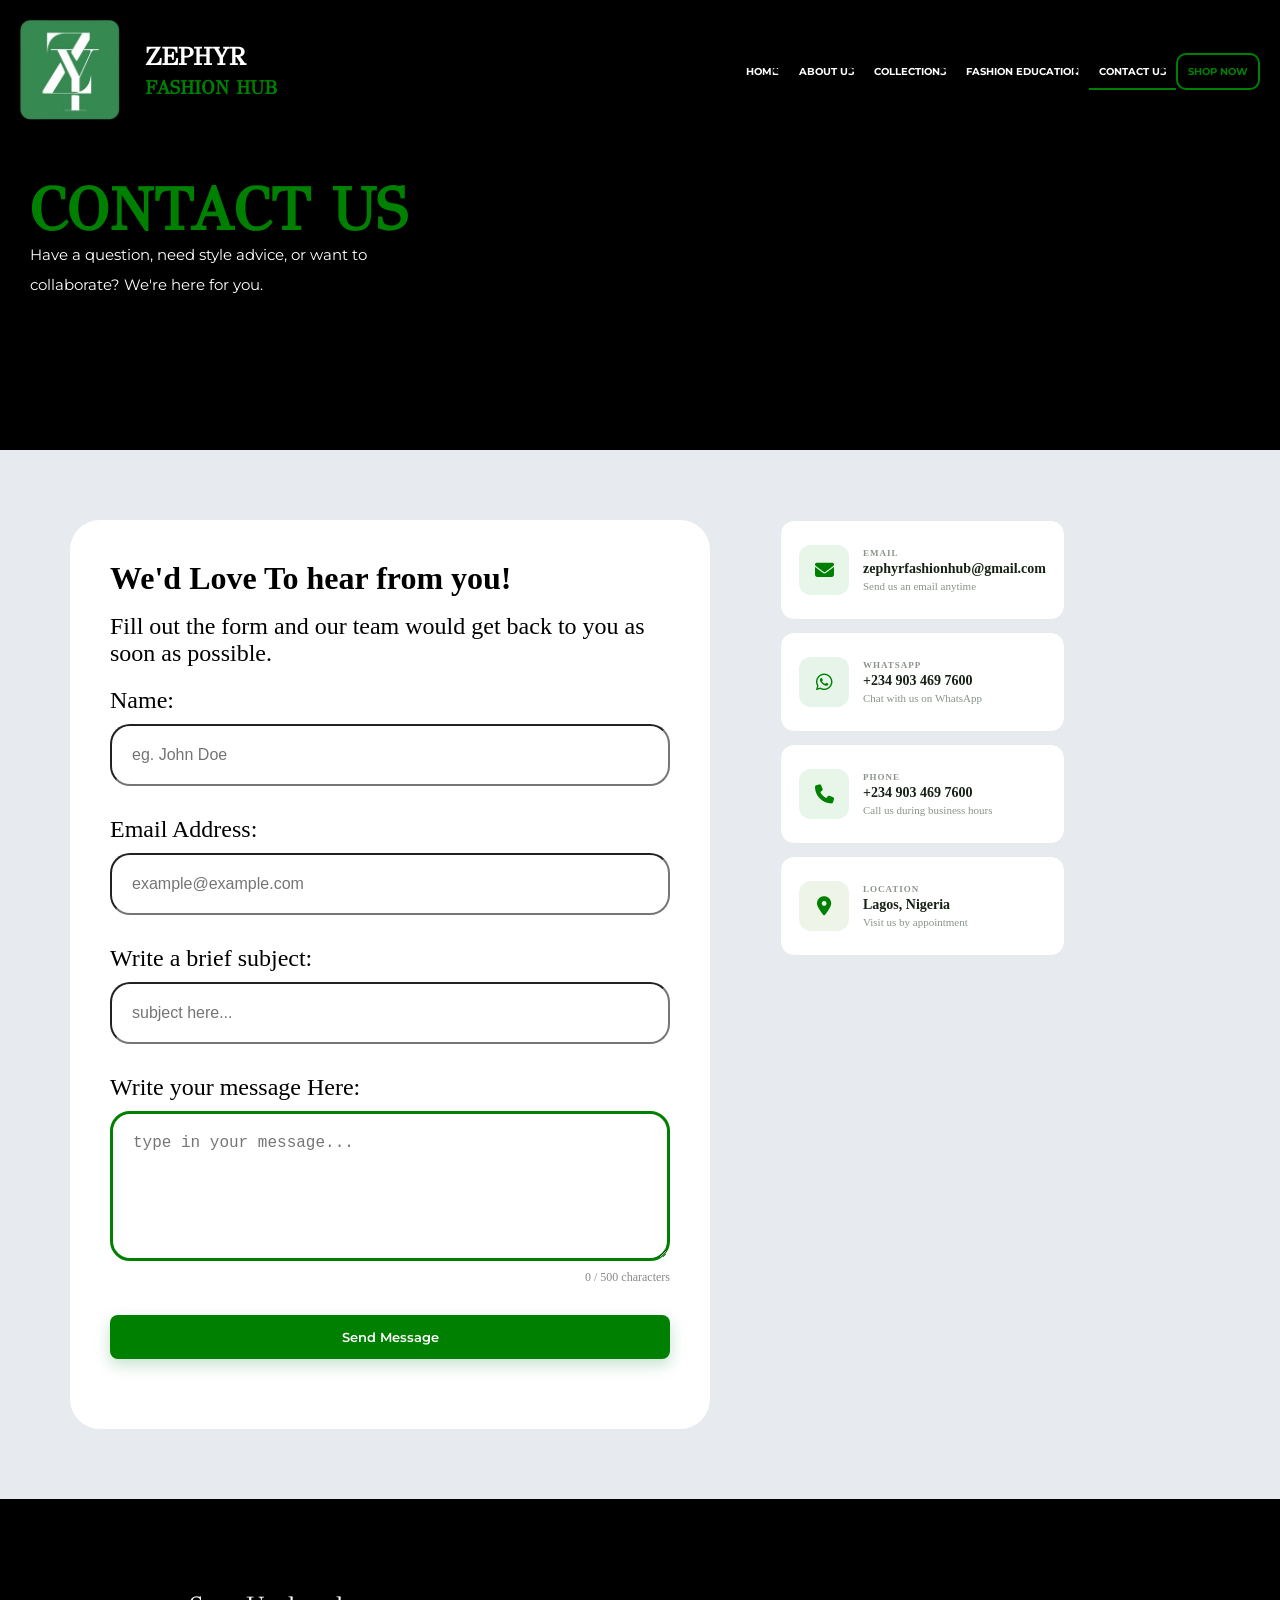
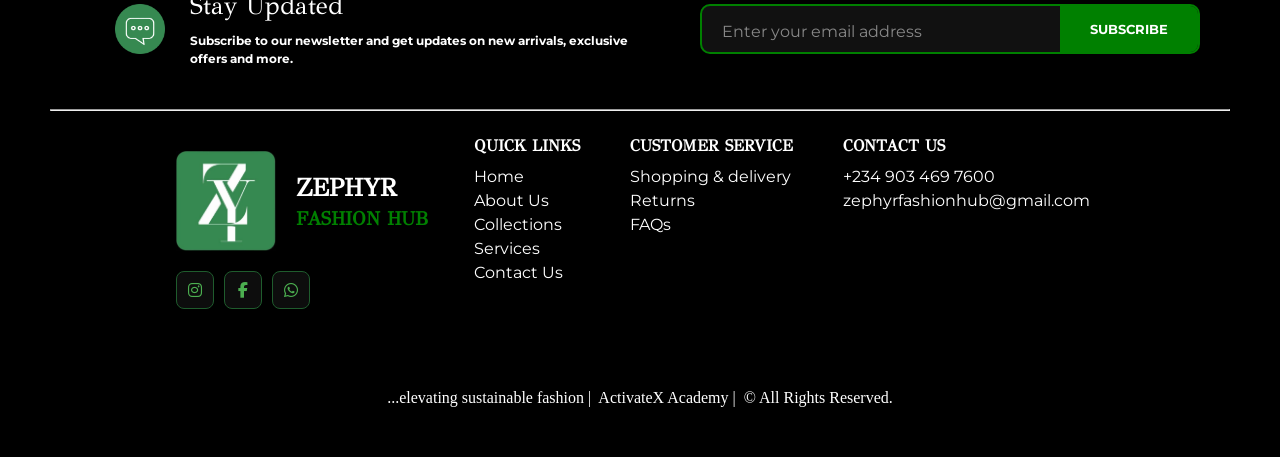
<file: contact.html>
<!doctype html>
<html lang="en">
    <head>
        <meta charset="UTF-8" />
        <meta name="viewport" content="width=device-width, initial-scale=1.0" />
        <meta
            name="description"
            content="Contact Zephyr Fashion Hub for fashion inquiries, styling advice, collaborations and more. We're here to help."
        />
        <meta
            name="keywords"
            content="contact Zephyr Fashion Hub, fashion contact, fashion styling, fashion collaboration, sustainable fashion"
        />
        <meta name="author" content="Zephyr Fashion Hub" />
        <link
            rel="icon"
            type="image/png"
            sizes="32x32"
            href="./assets/images/favicon.png"
        />
        <title>Zephyr Fashion Hub | Contact Us</title>
        <link rel="stylesheet" href="style.css" type="text/css" />
        <link
            rel="stylesheet"
            href="https://cdnjs.cloudflare.com/ajax/libs/font-awesome/6.5.2/css/all.min.css"
        />
    </head>

    <body>
        <div class="contact-hero">
            <nav>
                <img src="./assets/images/logo.jpg" alt="logo" />
                <h1>
                    <span class="head">ZEPHYR</span>
                    <span class="log">FASHION HUB</span>
                </h1>
                <ul class="sidebar">
                    <li onclick="hideSidebar()">
                        <a class="hamburger2" href="#"
                            ><i class="fa-solid fa-xmark"></i
                        ></a>
                    </li>

                    <li><a href="index.html">HOME</a></li>
                    <li><a href="about.html">ABOUT US</a></li>
                    <li><a href="./collections.html">COLLECTIONS</a></li>
                    <li>
                        <a href=" ./fashioneducation.html">FASHION EDUCATION</a>
                    </li>
                    <li class="active">
                        <a href="contact.html">CONTACT US</a>
                    </li>
                    <li>
                        <a class="shop" href="./collections.html">SHOP NOW</a>
                    </li>
                </ul>
                <ul>
                    <li class="hideOnMobile"><a href="index.html">HOME</a></li>
                    <li class="hideOnMobile">
                        <a href="about.html">ABOUT US</a>
                    </li>
                    <li class="hideOnMobile">
                        <a href="./collections.html">COLLECTIONS</a>
                    </li>
                    <li class="hideOnMobile">
                        <a href=" ./fashioneducation.html">FASHION EDUCATION</a>
                    </li>
                    <li class="hideOnMobile">
                        <a class="active" href="contact.html">CONTACT US</a>
                    </li>
                    <li class="hideOnMobile">
                        <a class="shop" href="./collections.html">SHOP NOW</a>
                    </li>
                    <li class="menu-button" onclick="showSidebar()">
                        <a class="hamburger" href="#"
                            ><i class="fa-solid fa-bars"></i
                        ></a>
                    </li>
                </ul>
            </nav>

            <section class="about-hero1">
                <p class="about-topic"></p>
                <p>
                    <span class="about-sec">CONTACT US</span>
                </p>
                <p class="about-third">
                    Have a question, need style advice, or want to collaborate?
                    We're here for you.
                </p>
            </section>
        </div>
        <div class="contact-section">
            <div class="contact-form">
                <h2>We'd Love To hear from you!</h2>
                <p>
                    Fill out the form and our team would get back to you as soon
                    as possible.
                </p>
                <form action="https://api.web3forms.com/submit" method="POST">
                    <input
                        type="hidden"
                        name="access_key"
                        value="2f9fcc23-7b05-4564-baf8-dc7301efc390"
                    />
                    <label for="name">Name:</label>
                    <input
                        type="text"
                        id="name"
                        name="name"
                        autocomplete="off"
                        placeholder="eg. John Doe"
                        required
                    />
                    <label for="email">Email Address:</label>
                    <input
                        type="email"
                        id="email"
                        name="email"
                        autocomplete="off"
                        placeholder="example@example.com"
                        required
                    />
                    <label for="subject">Write a brief subject:</label>
                    <input
                        type="text"
                        id="subject"
                        name="subject"
                        placeholder="subject here..."
                        required
                    />
                    <label for="message">Write your message Here:</label>
                    <textarea
                        name="message"
                        id="message"
                        maxlength="500"
                        placeholder="type in your message..."
                    ></textarea>
                    <small class="message-counter">0/500 characters</small>
                    <button type="submit" class="send-btn">
                        <i class="fa-solid fa-paper-plane"></i>
                        Send Message
                    </button>
                </form>
            </div>
            <div class="contact-cards">
                <!-- EMAIL -->
                <a
                    href="mailto:zephyrfashionhub@gmail.com"
                    class="contact-card"
                >
                    <div class="contact-icon email">
                        <i class="fa-solid fa-envelope"></i>
                    </div>

                    <div class="contact-info">
                        <span class="contact-label">EMAIL</span>
                        <h3>zephyrfashionhub@gmail.com</h3>
                        <p>Send us an email anytime</p>
                    </div>
                </a>

                <!-- WHATSAPP -->
                <a
                    href="https://wa.me/2348012345678"
                    class="contact-card"
                    target="_blank"
                >
                    <div class="contact-icon whatsapp">
                        <i class="fa-brands fa-whatsapp"></i>
                    </div>

                    <div class="contact-info">
                        <span class="contact-label">WHATSAPP</span>
                        <h3>+234 903 469 7600</h3>
                        <p>Chat with us on WhatsApp</p>
                    </div>
                </a>

                <!-- PHONE -->
                <a href="tel:+2348012345678" class="contact-card">
                    <div class="contact-icon phone">
                        <i class="fa-solid fa-phone"></i>
                    </div>

                    <div class="contact-info">
                        <span class="contact-label">PHONE</span>
                        <h3>+234 903 469 7600</h3>
                        <p>Call us during business hours</p>
                    </div>
                </a>

                <!-- LOCATION -->
                <a
                    href="https://www.google.com/maps/search/?api=1&query=Lagos,Nigeria"
                    class="contact-card"
                    target="_blank"
                >
                    <div class="contact-icon location">
                        <i class="fa-solid fa-location-dot"></i>
                    </div>

                    <div class="contact-info">
                        <span class="contact-label">LOCATION</span>
                        <h3>Lagos, Nigeria</h3>
                        <p>Visit us by appointment</p>
                    </div>
                </a>
            </div>
        </div>
        <section class="about-footer">
            <div class="section4">
                <div class="info-line1">
                    <div class="info1">
                        <div class="inbox">
                            <img src="./assets/images/inbox.jpg" alt="" />

                            <div class="inbox-message">
                                <p class="p1">Stay Updated</p>
                                <p class="p2">
                                    Subscribe to our newsletter and get updates
                                    on new arrivals, exclusive offers and more.
                                </p>
                            </div>
                        </div>
                    </div>
                    <div class="newsletter">
                        <input
                            type="email"
                            id="email"
                            autocomplete="off"
                            placeholder="Enter your email address"
                            required
                        />
                        <button type="submit">SUBSCRIBE</button>
                    </div>
                </div>
                <hr />
                <div class="info-line2">
                    <div class="footer-logo">
                        <div>
                            <img
                                src="./assets/images/logo.jpg"
                                alt="Zephyr fashion hub logo"
                            />
                            <h2>
                                <span class="head">ZEPHYR</span>
                                <span class="log">FASHION HUB</span>
                            </h2>
                        </div>

                        <div class="social-icons">
                            <a
                                href="https://www.instagram.com/zephyrfashion_hub?utm_source=qr&igsh=MWJ0Ym96MXphcHZ5"
                                target="_blank"
                                aria-label="Instagram"
                            >
                                <i class="fa-brands fa-instagram"></i>
                            </a>

                            <a
                                href="https://www.facebook.com/share/1TaRqDRQER/"
                                target="_blank"
                                aria-label="Facebook"
                            >
                                <i class="fa-brands fa-facebook-f"></i>
                            </a>

                            <a
                                href="https://wa.me/2349034697600"
                                target="_blank"
                                aria-label="WhatsApp"
                            >
                                <i class="fa-brands fa-whatsapp"></i>
                            </a>
                        </div>
                    </div>
                    <footer class="footer">
                        <div class="links">
                            <p class="h">QUICK LINKS</p>
                            <p><a href="index.html">Home</a></p>
                            <p><a href="about.html">About Us</a></p>
                            <p><a href="./collections.html">Collections</a></p>
                            <p><a href="#">Services</a></p>
                            <p><a href="contact.html">Contact Us</a></p>
                        </div>
                        <div class="links">
                            <p class="h">CUSTOMER SERVICE</p>
                            <p><a href="#">Shopping & delivery</a></p>
                            <p><a href="#">Returns</a></p>
                            <p><a href="#">FAQs</a></p>
                        </div>
                        <div class="links">
                            <p class="h">CONTACT US</p>
                            <p><a href="#">+234 903 469 7600</a></p>
                            <p>
                                <a href="mailto:zephyrfashionhub@gmail.com"
                                    >zephyrfashionhub@gmail.com</a
                                >
                            </p>
                        </div>
                    </footer>
                </div>
                <span class="copyright">
                    ...elevating sustainable fashion |&nbsp;&nbsp;ActivateX
                    Academy | &nbsp;&copy All Rights Reserved.</span
                >
            </div>
        </section>

        <script src="script.js"></script>
    </body>
</html>
</file>
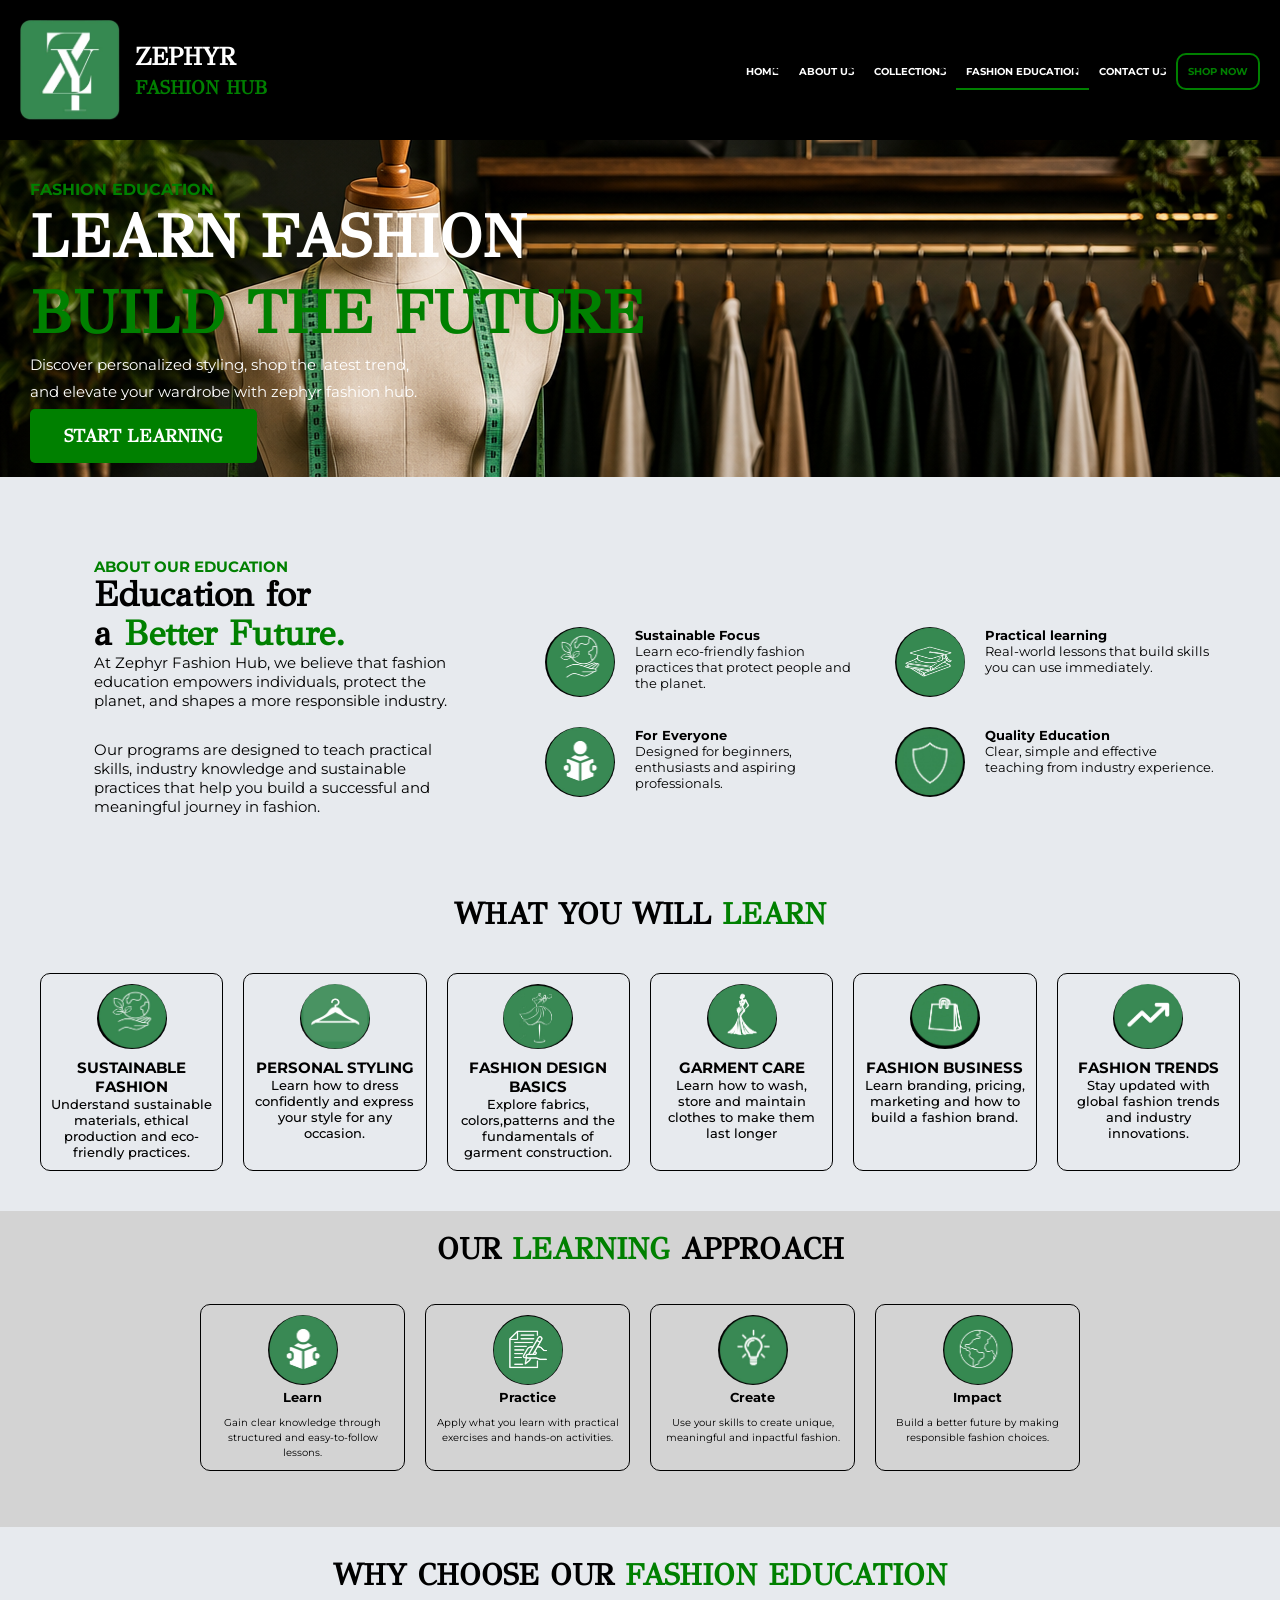
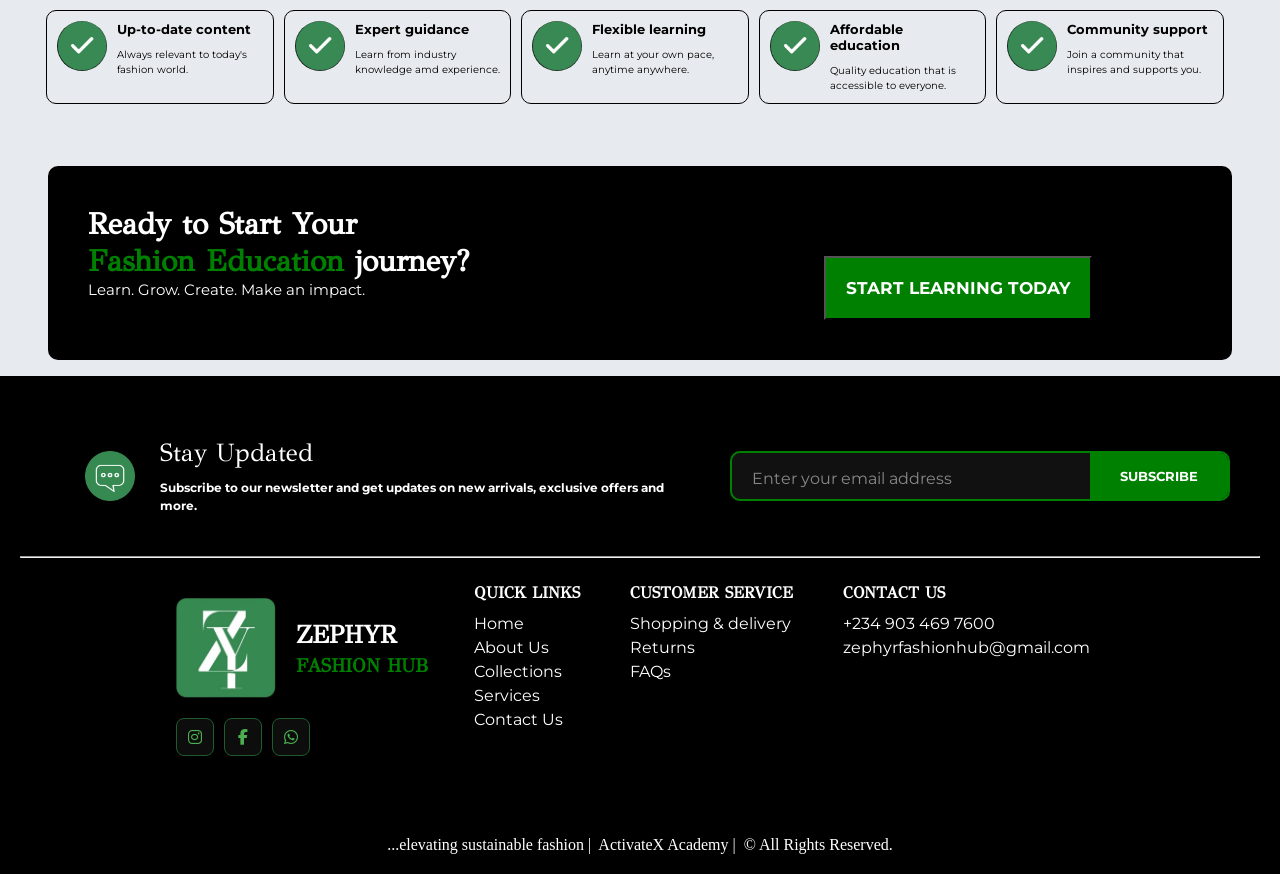
<file: fashioneducation.html>
<!doctype html>
<html>
    <head>
        <meta charset="UTF-8" />
        <meta name="viewport" content="width=device-width, initial-scale=1" />
        <meta
            name="description"
            content="Learn sustainable fashion, personal styling, fashion design, garment care, fashion business and fashion trends with Zephyr Fashion Hub."
        />
        <meta
            name="keywords"
            content="fashion education, sustainable fashion education, fashion design, personal styling, garment care, fashion business, fashion trends"
        />
        <meta name="author" content="Zephyr Fashion Hub" />
        <title>Zephyr Fashion Hub | Fashion Education</title>
        <link rel="stylesheet" href="style.css" />
         <link
            rel="icon"
            type="image/png"
            sizes="32x32"
            href="./assets/images/favicon.png"
        />
        <link
            rel="stylesheet"
            href="https://cdnjs.cloudflare.com/ajax/libs/font-awesome/6.5.2/css/all.min.css"
        />
    </head>

    <body>
        <div class="fashion-education-hero">
            <nav>
                <img src="./assets/images/logo.jpg" alt="logo" />
                <h1>
                    <span class="head">ZEPHYR</span>
                    <span class="log">FASHION HUB</span>
                </h1>
                <ul class="sidebar">
                    <li onclick="hideSidebar()">
                        <a class="hamburger2" href="#"
                            ><i class="fa-solid fa-xmark"></i
                        ></a>
                    </li>

                    <li><a href="index.html">HOME</a></li>
                    <li><a href="about.html">ABOUT US</a></li>
                    <li><a href="./collections.html">COLLECTIONS</a></li>
                    <li class="active">
                        <a href=" ./fashioneducation.html">FASHION EDUCATION</a>
                    </li>
                    <li><a href="contact.html">CONTACT US</a></li>
                    <li>
                        <a class="shop" href="./collections.html">SHOP NOW</a>
                    </li>
                </ul>
                <ul>
                    <li class="hideOnMobile"><a href="index.html">HOME</a></li>
                    <li class="hideOnMobile">
                        <a href="about.html">ABOUT US</a>
                    </li>
                    <li class="hideOnMobile">
                        <a href="./collections.html">COLLECTIONS</a>
                    </li>
                    <li class="hideOnMobile">
                        <a class="active" href=" ./fashioneducation.html"
                            >FASHION EDUCATION</a
                        >
                    </li>
                    <li class="hideOnMobile">
                        <a href="contact.html">CONTACT US</a>
                    </li>
                    <li class="hideOnMobile">
                        <a class="shop" href="./collections.html">SHOP NOW</a>
                    </li>
                    <li class="menu-button" onclick="showSidebar()">
                        <a class="hamburger" href="#"
                            ><i class="fa-solid fa-bars"></i
                        ></a>
                    </li>
                </ul>
            </nav>
            <div class="fashion-education-head">
                <p class="fashion-first">
                    <span class="fashion-fash">FASHION EDUCATION </span> <br />
                    <span class="fashion-def">LEARN FASHION</span> <br />
                    <span class="fashion-you">BUILD THE FUTURE</span>
                </p>
                <p class="fashion-fourth">
                    Discover personalized styling, shop the latest trend, and
                    elevate your wardrobe with zephyr fashion hub.
                </p>
                <a class="fashion-explore" href="#">START LEARNING</a>
            </div>
        </div>

        <section class="fashion-education-main">
            <div class="fashion-education-main1">
                <h3>ABOUT OUR EDUCATION</h3>
                <h2>
                    Education for <br />
                    a <span>Better Future.</span>
                </h2>
                <p>
                    At Zephyr Fashion Hub, we believe that fashion education
                    empowers individuals, protect the planet, and shapes a more
                    responsible industry.
                </p>
                <p>
                    Our programs are designed to teach practical skills,
                    industry knowledge and sustainable practices that help you
                    build a successful and meaningful journey in fashion.
                </p>
            </div>

            <div class="fashion-education-main2">
                <div class="fashion-edu">
                    <img src="./assets/images/leaf2.jpg" alt="" />
                    <div>
                        <h3>Sustainable Focus</h3>
                        <p>
                            Learn eco-friendly fashion practices that protect
                            people and the planet.
                        </p>
                    </div>
                </div>
                <div class="fashion-edu">
                    <img src="./assets/images/graduation-cap.jpg" alt="" />
                    <div>
                        <h3>Practical learning</h3>
                        <p>
                            Real-world lessons that build skills you can use
                            immediately.
                        </p>
                    </div>
                </div>
                <div class="fashion-edu">
                    <img src="./assets/images/foreveryone.jpg" alt="" />
                    <div>
                        <h3>For Everyone</h3>
                        <p>
                            Designed for beginners, enthusiasts and aspiring
                            professionals.
                        </p>
                    </div>
                </div>
                <div class="fashion-edu">
                    <img src="./assets/images/secure.jpg" alt="" />
                    <div>
                        <h3>Quality Education</h3>
                        <p>
                            Clear, simple and effective teaching from industry
                            experience.
                        </p>
                    </div>
                </div>
            </div>
        </section>

        <section class="fashion-edu-learn">
            <h2>WHAT YOU WILL <span>LEARN</span></h2>
            <div>
                <div class="edu-learn">
                    <img src="./assets/images/leaf2.jpg" alt="" />
                    <h3>SUSTAINABLE FASHION</h3>
                    <p>
                        Understand sustainable materials, ethical production and
                        eco-friendly practices.
                    </p>
                </div>
                <div class="edu-learn">
                    <img src="./assets/images/personalstyling.jpg" alt="" />
                    <h3>PERSONAL STYLING</h3>
                    <p>
                        Learn how to dress confidently and express your style
                        for any occasion.
                    </p>
                </div>
                <div class="edu-learn">
                    <img src="./assets/images/firstcollection.jpg" alt="" />
                    <h3>FASHION DESIGN BASICS</h3>
                    <p>
                        Explore fabrics, colors,patterns and the fundamentals of
                        garment construction.
                    </p>
                </div>
                <div class="edu-learn">
                    <img src="./assets/images/gamentcare.jpg" alt="" />
                    <h3>GARMENT CARE</h3>
                    <p>
                        Learn how to wash, store and maintain clothes to make
                        them last longer
                    </p>
                </div>
                <div class="edu-learn">
                    <img src="./assets/images/bag.jpg" alt="" />
                    <h3>FASHION BUSINESS</h3>
                    <p>
                        Learn branding, pricing, marketing and how to build a
                        fashion brand.
                    </p>
                </div>
                <div class="edu-learn">
                    <img src="./assets/images/fashiontrend.jpg" alt="" />
                    <h3>FASHION TRENDS</h3>
                    <p>
                        Stay updated with global fashion trends and industry
                        innovations.
                    </p>
                </div>
            </div>
        </section>

        <section class="fashion-edu-approach">
            <h2>OUR <span>LEARNING</span> APPROACH</h2>
            <div>
                <div class="edu-approach">
                    <img src="./assets/images/foreveryone.jpg" alt="" />
                    <h3>Learn</h3>
                    <p>
                        Gain clear knowledge through structured and
                        easy-to-follow lessons.
                    </p>
                </div>
                <div class="edu-approach">
                    <img src="./assets/images/practice.jpg" alt="" />
                    <h3>Practice</h3>
                    <p>
                        Apply what you learn with practical exercises and
                        hands-on activities.
                    </p>
                </div>
                <div class="edu-approach">
                    <img src="./assets/images/innovation.jpg" alt="" />
                    <h3>Create</h3>
                    <p>
                        Use your skills to create unique, meaningful and
                        inpactful fashion.
                    </p>
                </div>
                <div class="edu-approach">
                    <img src="./assets/images/world.jpg" alt="" />
                    <h3>Impact</h3>
                    <p>
                        Build a better future by making responsible fashion
                        choices.
                    </p>
                </div>
            </div>
        </section>

        <section class="fashion-edu-whychoose">
            <h2>WHY CHOOSE OUR <span>FASHION EDUCATION</span></h2>
            <div>
                <div class="edu-whychoose">
                    <img src="./assets/images/correct.jpg" alt="" />
                    <div>
                        <h3>Up-to-date content</h3>
                        <p>Always relevant to today's fashion world.</p>
                    </div>
                </div>
                <div class="edu-whychoose">
                    <img src="./assets/images/correct.jpg" alt="" />
                    <div>
                        <h3>Expert guidance</h3>
                        <p>Learn from industry knowledge amd experience.</p>
                    </div>
                </div>
                <div class="edu-whychoose">
                    <img src="./assets/images/correct.jpg" alt="" />
                    <div>
                        <h3>Flexible learning</h3>
                        <p>Learn at your own pace, anytime anywhere.</p>
                    </div>
                </div>
                <div class="edu-whychoose">
                    <img src="./assets/images/correct.jpg" alt="" />
                    <div>
                        <h3>Affordable education</h3>
                        <p>Quality education that is accessible to everyone.</p>
                    </div>
                </div>
                <div class="edu-whychoose">
                    <img src="./assets/images/correct.jpg" alt="" />
                    <div>
                        <h3>Community support</h3>
                        <p>Join a community that inspires and supports you.</p>
                    </div>
                </div>
            </div>
        </section>

        <section class="fashion-education-cta">
            <div>
                <h2>
                    Ready to Start Your <br />
                    <span>Fashion Education</span> journey?
                </h2>
                <p>Learn. Grow. Create. Make an impact.</p>
            </div>
            <div>
                <button type="submit">START LEARNING TODAY</button>
            </div>
        </section>

        <div class="section4">
            <div class="info-line1">
                <div class="info1">
                    <div class="inbox">
                        <img src="./assets/images/inbox.jpg" alt="" />

                        <div class="inbox-message">
                            <p class="p1">Stay Updated</p>
                            <p class="p2">
                                Subscribe to our newsletter and get updates on
                                new arrivals, exclusive offers and more.
                            </p>
                        </div>
                    </div>
                </div>

                <div class="newsletter">
                    <input
                        type="email"
                        id="email"
                        autocomplete="off"
                        placeholder="Enter your email address"
                        required
                    />
                    <button type="submit">SUBSCRIBE</button>
                </div>
            </div>
            <hr />
            <div class="info-line2">
                <div class="footer-logo">
                    <div>
                        <img src="./assets/images/logo.jpg" alt="logo" />
                        <h2>
                            <span class="head">ZEPHYR</span>
                            <span class="log">FASHION HUB</span>
                        </h2>
                    </div>

                    <div class="social-icons">
                        <a
                            href="https://www.instagram.com/zephyrfashion_hub?utm_source=qr&igsh=MWJ0Ym96MXphcHZ5"
                            target="_blank"
                            aria-label="Instagram"
                        >
                            <i class="fa-brands fa-instagram"></i>
                        </a>

                        <a
                            href="https://www.facebook.com/share/1TaRqDRQER/"
                            target="_blank"
                            aria-label="Facebook"
                        >
                            <i class="fa-brands fa-facebook-f"></i>
                        </a>

                        <a
                            href="https://chat.whatsapp.com/K2UJ7JzNgX9Lp20ZRnJTLg?s=cl&p=a&ilr=0"
                            target="_blank"
                            aria-label="WhatsApp"
                        >
                            <i class="fa-brands fa-whatsapp"></i>
                        </a>
                    </div>
                </div>
                <div class="footer">
                    <div class="links">
                        <p class="h">QUICK LINKS</p>
                        <p><a href="index.html">Home</a></p>
                        <p><a href="about.html">About Us</a></p>
                        <p><a href="./collections.html">Collections</a></p>
                        <p><a href="#">Services</a></p>
                        <p><a href="contact.html">Contact Us</a></p>
                    </div>
                    <div class="links">
                        <p class="h">CUSTOMER SERVICE</p>
                        <p><a href="#">Shopping & delivery</a></p>
                        <p><a href="#">Returns</a></p>
                        <p><a href="#">FAQs</a></p>
                    </div>
                    <div class="links">
                        <p class="h">CONTACT US</p>
                        <p><a href="#">+234 903 469 7600</a></p>
                        <p>
                            <a href="mailto:zephyrfashionhub@gmail.com"
                                >zephyrfashionhub@gmail.com</a
                            >
                        </p>
                    </div>
                </div>
            </div>

            <span class="copyright">
                ...elevating sustainable fashion |&nbsp;&nbsp;ActivateX Academy
                | &nbsp;&copy All Rights Reserved.</span
            >
        </div>

        <script src="script.js"></script>
    </body>
</html>
</file>
<file: style.css>
@import url("https://fonts.googleapis.com/css2?family=Montserrat:ital,wght@0,100..900;1,100..900&display=swap");

@import url("https://fonts.googleapis.com/css2?family=GFS+Didot&display=swap");

:root {
    --primary: green;
}
* {
    padding: 0;
    margin: 0;
    box-sizing: border-box;
}
body {
    background: hsl(214, 17%, 92%);
}
.container {
    margin: 0px auto;
    width: 100%;
}
nav {
    display: flex;
    align-items: center;
    background: black;
    position: fixed;
    width: 100%;
    margin: -70px;
    padding: 20px;
    z-index: 999;
}
h1 {
    color: white;
    //width: 20%;
}
.head {
    font-size: 55px;
    font-family: "GFS Didot", serif;
}
.log {
    color: var(--primary);
    font-family: "GFS Didot", serif;
    font-size: 2rem;
}
nav img {
    width: 100px;
    height: 100px;
    margin-right: 40px;
    margin-top: 0;
}
.first {
    color: var(--primary);
    max-width: 700px;
    width: 100%;
    margin-top: 150px;
    font-family: "Montserrat", sans-serif;
}
.fash {
    font-size: 2rem;
    font-weight: bold;
}
.you {
    font-size: 150px;
    font-weight: bold;
}
.def {
    color: white;
    font-size: 150px;
    font-weight: bold;
}
.fourth {
    color: white;
    max-width: 900px;
    width: 100%;
    line-height: 1.8;
    margin-bottom: 20px;
    font-family: "GFS Didot", serif;
    font-size: 30px;
}
.explore {
    color: white;
    background: green;
    border-radius: 5px;
    padding: 16px 34px;
    text-decoration: none;
    font-weight: bold;
    margin-right: 20px;
    font-family: "GFS Didot", serif;
    transition: 0.3s ease;
    font-size: 18px;
}
.explore:hover {
    transform: scale(1.05);
}
.video {
    border: 2px solid green;
    color: white;
    padding: 16px 34px;
    text-decoration: none;
    border-radius: 5px;
    font-family: "GFS Didot", serif;
    font-size: 18px;
}
.nav {
    background: black;
    padding: 70px;
    background-image: url("./assets/images/black2.jpg");
    background-repeat: no-repeat;
    background-position: right 0rem top 0rem;
    padding-bottom: 150px;
}

nav ul {
    margin-left: auto;
    display: flex;
    justify-content: flex-end;
    align-items: center;
}
nav ul a {
    padding: 1rem;
    font-size: 16px;
    text-decoration: none;
    color: white;
    font-family: "Montserrat", sans-serif;
    font-weight: bold;
}
nav ul a:hover {
    color: green;
}
nav ul a.active{
  border-bottom: 2px solid green;
}
.sidebar {
    position: fixed;
    top: 0;
    right: 0;
    height: 100vh;
    width: 250px;
    z-index: 999;
    background-color: white;
    list-style: none;
    display: flex;
    flex-direction: column;
    align-items: flex-start;
    justify-content: flex-start;

    /* Animation */
    transform: translateX(100%);
    opacity: 0;
    pointer-events: none;

    transition:
        transform 0.4s ease,
        opacity 0.4s ease;
}

.sidebar.active {
    transform: translateX(0);
    opacity: 1;
    pointer-events: auto;
}
.sidebar a {
    color: black;
    width: 100%;
}
.hamburger i {
    color: white !important;
}
.hamburger2 i {
    color: black !important;
}
.menu-button {
    display: none;
}
.sidebar.active {
    transform: translateX(0);
    opacity: 1;
    pointer-events: auto;
}

.shop {
    background: black;
    color: green;
    border: 2px solid green;
    border-radius: 10px;
    font-weight: bold;
}
.shop:hover {
    padding: 0.7rem;
}
.shop:hover,
.video:hover {
    background: green;
    border: 2px solid white;
    color: black;
}
.learn-btn:hover {
    border: 2px solid black;
    background: green;
    color: white;
}
.section1 {
    background: white;
    /* margin: -30px 30px; */
    padding-top: 50px;
}
.aside {
    display: grid;
    grid-template-columns: repeat(4, 1fr);
    width: 90%;
    box-shadow: 0 8px 24px rgba(0, 0, 0, 0.08);
    border: 1px solid #eaeaea;
    border-radius: 16px;
    background: #fafafa;
    padding: 30px;
    margin: 0 auto 30px;
    transition: 0.3s ease;
}
.aside:hover {
    transform: translateY(-5px);
}
.aside img {
    height: 100px;
    width: 100px;
    border-radius: 100%;
    margin-right: 20px;
}
.aside1 {
    display: flex;
    margin-right: 10px;
}

.aside1 p:first-child {
    font-size: 25px;
    font-weight: bold;
    padding-bottom: 10px;
    font-family: "GFS Didot", serif;
}
.aside1 p:last-child {
    line-height: 1.5;
    font-family: "Montserrat", sans-serif;
    font-size: 17px;
}
.fashion-education {
    display: grid;
    grid-template-columns: 1.5fr 1fr 1fr 1fr;
    width: 90%;
    background: #fafafa;
    box-shadow: 0 8px 24px rgba(0, 0, 0, 0.08);
    border: 1px solid #eaeaea;
    padding: 30px;
    margin: 0 auto 30px;
    border-radius: 16px;
    transition: 0.3s ease;
}
.fashion-education:hover {
    transform: translateY(-5px);
}
.education-icon {
    display: flex;
    border-right: 1px solid black;
    align-items: center;
}
.education-icon img {
    width: 120px;
    height: 120px;
    border-radius: 100%;
}
.education-content {
    margin-left: 20px;
}
.education-icon span {
    color: var(--primary);
    padding-bottom: 10px;
    font-size: 22px;
    font-weight: bold;
    font-family: "GFS Didot", serif;
}
.education-icon h2 {
    font-size: 38px;
    font-family: "GFS Didot", serif;
}
.education-text p {
    margin: 20px;
    line-height: 2;
    font-family: "Montserrat", sans-serif;
    font-size: 18px;
}
.education-list ul {
    margin: 20px;
    line-height: 2;
    font-size: 18px;
    font-family: "Montserrat", sans-serif;
}
.learnmore {
    margin-top: 40px;
    margin-left: -20px;
    transition: 0.4s ease;
}
.learn-btn {
    color: black;
    border: 2px solid green;
    border-radius: 5px;
    padding: 0.7rem;
    text-align: center;
    text-decoration: none;
    font-size: 30px;
    font-weight: bold;
    font-family: "Montserrat", sans-serif;
}
.topic {
    text-align: center;
}
.topic p {
    color: var(--primary);
    font-size: 30px;
    margin-bottom: 20px;
    font-weight: bold;
    font-family: "GFS Didot", serif;
}
.topic h3 {
    font-size: 40px;
    font-family: "GFS Didot", serif;
}
.featured-img img {
    width: 100%;
    height: 600px;
    border-radius: 10px;
    object-fit: cover;
    transition: 0.3s ease;
}
.featured-img {
    display: grid;
    grid-template-columns: repeat(3, 1fr);
    margin: 2.5rem;
    gap: 30px;
    padding-bottom: 50px;
}

.featured-img p {
    padding-left: 20px;
    padding-bottom: 20px;
}
.button {
    padding-top: 40px;
    font-weight: 900;
    font-family: "GFS Didot", serif;
}
.button a {
    padding: 0.7rem;
    border: 1px dotted var(--primary);
    border-radius: 0.3rem;
}
.button a:hover {
    background: green;
    color: hsl(214, 17%, 92%);
}
.top {
    margin-top: 20px;
    font-weight: 700;
    font-size: 20px;
    font-family: "GFS Didot", serif;
}
.middle {
    font-weight: 500;
    font-family: "Montserrat", sans-serif;
}
.featured-img a {
    text-decoration: none;
    color: black;
    font-size: 20px;
}
.featured-img img:hover {
    transform: scale3d(1.02, 1.02, 1);
    cursor: pointer;
}
.featured-img div {
    background: #fafafa;
    padding-bottom: 40px;
    border-radius: 10px;
    color: black;
}

marquee {
    background: black;
    margin-top: 60px;
}
.section2 {
    display: grid;
    grid-template-columns: repeat(4, 1fr);
    text-align: center;
    background: black; /* hsl(214, 17%, 92%); */
    color: white;
    /* margin: -40px 30px; */
    padding: 30px;
    letter-spacing: 2px;
}
.details .p1 {
    font-size: 50px;
    font-family: "GFS Didot", serif;
}
.details p:last-child {
    font-family: "Montserrat", sans-serif;
}
.details {
    border-right: 2px solid black;
}
.details:last-child {
    border: none;
}
.details img {
    height: 100px;
}
.section3 {
    margin: 70px 30px;
    background: white;
    color: black;
    padding: 30px;
    border-radius: 20px;
    transition: 0.3s ease;
    box-shadow: 0 8px 24px rgba(0, 0, 0, 0.08);
}
.section3:hover {
    transform: translateY(-5px);
}
.section3 img {
    max-width: 500px;
    width: 100%;
    height: 500px;
    margin-left: 5rem;
    border-radius: 10px;
}

.about {
    display: flex;
}
.notes {
    margin-left: 150px;
    width: 40%;
    margin-top: 50px;
}
.about1 {
    color: var(--primary);
    font-size: 25px;
    padding-bottom: 20px;
    font-weight: bold;
    font-family: "GFS Didot", serif;
}
.about2 {
    font-size: 50px;
    padding-bottom: 40px;
    font-weight: bold;
    font-family: "GFS Didot", serif;
}
.about3 {
    font-weight: bold;
    line-height: 2;
    font-family: "Montserrat", sans-serif;
    padding-bottom: 40px;
}
.about4 {
    margin: 40px;
}
.about4 div {
    padding-bottom: 20px;
}
.about4 p:first-child {
    font-weight: bold;
    font-size: 20px;
    padding-bottom: 10px;
    font-family: "GFS Didot", serif;
}
.about4 p:last-child {
    line-height: 1.5;
    font-family: "Montserrat", sans-serif;
}

.more-info {
    display: flex;
    transform: translateX(-30px);
}
.more-info img {
    width: 80px;
    height: 80px;
    border-radius: 100%;
}
.more-info div {
    margin-left: 20px;
}
.section3 a {
    text-decoration: none;
    color: white;
    background: black;
    padding: 10px;
    border-radius: 5px;
    font-weight: bold;
    font-family: "GFS Didot", serif;
    transition: 0.3s ease;
}
.section3 a:hover {
    color: #f0f0f0;
    background: var(--primary);
}
.learn {
    transition: 0.3s ease;
}
.learn:hover {
    transform: scale(1.05);
}

.badge {
    position: absolute;
    width: 10%;
    height: 20px;
    background: black;
    color: white;
    font-size: 50px;
    top: 1px;
}
.section4 {
    background: black;
    color: white;
    padding: 20px;
}
.info-line1 {
    display: flex;
    padding: 30px;
    justify-content: center;
    align-items: center;
}
.info1 {
    width: 40%;
    margin-left: 50px;
}
.info1 .p1 {
    font-size: 40px;
    padding-bottom: 20px;
    font-family: "GFS Didot", serif;
}
.info1 .p2 {
    line-height: 1.5;
    font-weight: bold;
    font-family: "Montserrat", sans-serif;
}
.inbox {
    display: flex;
    align-items: center;
}
.inbox img {
    height: 200px;
    width: 200px;
}
.newsletter {
    display: flex;
    max-width: 500px;
    width: 100%;
    background: #111;
    border: 2px solid green;
    border-radius: 10px;
    overflow: hidden;
    height: 50px;
    margin-left: 3rem;
}

.newsletter input {
    flex: 1;
    background: transparent;
    border: none;
    color: white;
    padding: 15px 20px;
    padding-bottom: 50%;
    outline: none;
    font-size: 16px;
    height: 50px;
    font-family: "Montserrat", sans-serif;
}

.newsletter input::placeholder {
    color: #888;
}

.newsletter button {
    background: var(--primary);
    color: white;
    border: none;
    padding: 15px 30px;
    font-weight: bold;
    cursor: pointer;
    text-decoration: none;
    font-family: "Montserrat", sans-serif;
}

.newsletter button:hover {
    background: #b8860b;
}
.footer-logo {
    flex-direction: column;
}
.footer-logo div:first-child {
    display: flex;
}
.social-icons {
    display: flex;
    align-items: center;
    gap: 10px;
    margin-top: 0;
    margin-right: auto;
    margin-bottom: 40px;
}

.social-icons a {
    width: 38px;
    height: 38px;
    display: flex;
    align-items: center;
    justify-content: center;

    background: #0d0d0d;
    color: #4caf50;

    border: 1px solid #1f5c2d;
    border-radius: 8px;

    text-decoration: none;
    font-size: 16px;

    transition: 0.3s ease;
}

.social-icons a:hover {
    background: #168a45;
    color: #fff;
    transform: translateY(-3px);
}

.info-line2 {
    display: flex;
    padding: 40px;
    justify-content: center;
}
.head {
    display: block;
}

.info-line2 img {
    width: 100px;
    height: 100px;
    margin-right: 40px;
}
.links {
    margin: 30px;
}
.links .h {
    font-weight: bold;
    padding-bottom: 10px;
    font-family: "GFS Didot", serif;
}
.links a {
    text-decoration: none;
    color: white;
    line-height: 1.5;
    font-family: "Montserrat", sans-serif;
}
.footer {
    margin-left: 50px;
    gap: 40px;
    display: flex;
    transform: translateY(-30px);
}
.copyright {
    display: flex;
    justify-content: center;
}

/* ABOUT PAGE */

.about-hero {
    background: black;
    padding: 30px;
    background-image: url("./assets/images/aboutbackground2.png");
    background-repeat: no-repeat;
    background-position: right 0rem top 0rem;
}
.about-nav {
    display: flex;
    align-items: center;
}
.about-hero img {
    width: 100px;
    height: 100px;
    margin-right: 10px;
}
.about-hero1 {
    margin-top: 150px;
    margin-left: 0px;
}
.about-topic {
    color: var(--primary);
    font-size: 30px;
    font-weight: bold;
    font-family: "Montserrat", sans-serif;
    color: white;
}

.about-hero1 p:nth-child(2) {
    color: white;
    font-size: 100px;
    font-weight: bold;
    max-width: 800px;
    width: 100%;
    font-family: "GFS Didot", serif;
}
.about-first,
.about-sec {
    display: block;
    line-height: 1;
}
.about-third {
    color: white;
}
.about-sec {
    color: var(--primary);
    font-family: "GFS Didot", serif;
}

.about-hero1 p:last-child {
    max-width: 500px;
    width: 100%;
    font-size: 20px;
    line-height: 2;
    font-family: "Montserrat", sans-serif;
}
.about-main {
    background: white;
    padding: 30px;
    display: flex;
    justify-content: center;
}

.about-main p:first-of-type {
    color: var(--primary);
    font-weight: bold;
    font-size: 30px;
    font-family: "Montserrat", sans-serif;
    padding-bottom: 20px;
}
.about-main h2:first-of-type {
    font-size: 60px;
    font-family: "GFS Didot", serif;
}
.about-main h2:last-of-type {
    color: var(--primary);
    font-size: 60px;
    font-family: "GFS Didot", serif;
    padding-bottom: 20px;
}
.about-main p:nth-of-type(2) {
    max-width: 500px;
    width: 100%;
    font-size: 20px;
    line-height: 1.5;
    padding-bottom: 30px;
    font-family: "Montserrat", sans-serif;
}
.about-main p:last-of-type {
    max-width: 500px;
    width: 100%;
    font-size: 20px;
    line-height: 1.5;
    font-family: "Montserrat", sans-serif;
}
.about-main img {
    width: 500px;
    height: 400px;
    margin-top: 50px;
    border-radius: 10px;
}
.about-main1 {
    margin-right: 100px;
    margin-top: 30px;
    margin-left: 20px;
}

.about-mission {
    background: black;
    margin: 30px;
    padding: 50px;
    border-radius: 30px;
    transition: 0.3s ease;
    box-shadow: 0 8px 25px rgba(0, 255, 100, 0.12);
}
.about-mission:hover{
  transform: translateY(-3px);
}
.about-mission h2 {
    color: white;
    text-align: center;
    padding-bottom: 30px;
    font-size: 30px;
    font-weight: bold;
    font-family: "GFS Didot", serif;
}
.about-mission span {
    color: var(--primary);
}
.about-mission img {
    width: 100px;
    height: 100px;
    border-radius: 100%;
    margin: 30px;
}
.mission {
    display: flex;
    align-items: center;
    max-width: 500px;
    width: 100%;
    background: black;
    color: white;
    padding: 20px;
    border-radius: 20px;
    border: 2px solid var(--primary);
}
.mission h3 {
    padding-bottom: 10px;
    font-family: "Montserrat", sans-serif;
}
.mission p {
    line-height: 1.5;
    font-family: "Montserrat", sans-serif;
}
.vision {
    display: flex;
    align-items: center;
    max-width: 500px;
    width: 100%;
    background: black;
    color: white;
    padding: 20px;
    border-radius: 20px;
    border: 2px solid var(--primary);
}
.vision h3 {
    padding-bottom: 10px;
    font-family: "Montserrat", sans-serif;
}
.vision p {
    line-height: 1.5;
    font-family: "Montserrat", sans-serif;
}
.about-mission1 {
    display: flex;
    justify-content: center;
    gap: 20px;
}

.about-value {
    background: white;
    padding: 40px;
    border-radius: 30px;
    margin: 10rem 10rem;
    transition: 0.3s ease;
    box-shadow: 0 8px 24px rgba(0, 0, 0, 0.08);
}
.about-value:hover{
  transform: translateY(-3px);
}
.about-value h2 {
    text-align: center;
    margin-bottom: 30px;
    font-size: 30px;
    font-weight: bold;
    font-family: "GFS Didot", serif;
}
.about-value span {
    color: var(--primary);
}
.about-value img {
    width: 100px;
    height: 100px;
    border-radius: 100%;
}
.about-value-content {
    display: flex;
    justify-content: center;
    align-items: center;
}
.about-value-content div {
    max-width: 500px;
    width: 100%;
    text-align: center;
    border-right: 1px solid black;
    padding: 0 30px;
}
.about-value-content div:last-child {
    border-right: none;
}
.about-value-content h3 {
    font-weight: bold;
    font-family: "Montserrat", sans-serif;
    font-weight: bold;
    font-size: 20px;
}
.about-value-content p {
    font-family: "Montserrat", sans-serif;
}

.journey {
    background: black;
    color: white;
    padding: 50px 100px;
    margin: 7rem 10rem;
    border-radius: 30px;
    transition: 0.3s ease;
    box-shadow: 0 8px 25px rgba(0, 255, 100, 0.12);
}
.journey:hover{
  transform: translateY(-3px);
}
.journey h2 {
    text-align: center;
    font-family: "GFS Didot", serif;
    font-size: 30px;
}
.journey span {
    color: var(--primary);
}
.timeline {
    display: flex;
    justify-content: space-between;
    margin-top: 30px;
    font-family: "Montserrat", sans-serif;
}
.timeline img {
    width: 50px;
    height: 50px;
}
.item {
    max-width: 500px;
    width: 100%;
    text-align: center;
}
.item h3 {
    color: green;
    margin-bottom: 10px;
}
.item h4 {
    margin-bottom: 10px;
}
.item p {
    line-height: 1.5;
}
.item1 {
    max-width: 500px;
    width: 100%;
    text-align: center;
}
.item1 h3 {
    color: green;
    margin-bottom: 10px;
}
.item1 h4 {
    margin-bottom: 10px;
}
.item1 p {
    line-height: 1.5;
}
.about-reason {
    background: white;
    padding: 30px;
}
.about-reason h2 {
    text-align: center;
    font-family: "GFS Didot", serif;
    margin-bottom: 20px;
    font-size: 30px;
    font-weight: bold;
}
.about-reason span {
    color: var(--primary);
}
.about-reason img {
    width: 100px;
    height: 100px;
    border-radius: 100%;
    margin-right: 10px;
}
.about-reason-content {
    display: flex;
    justify-content: center;
    gap: 20px;
    align-items: center;
}
.about-reason-details {
    display: flex;
    max-width: 500px;
    width: 100%;
    border: 1px solid var(--primary);
    padding: 20px;
    border-radius: 10px;
    align-items: center;
}
.about-reason-details h3 {
    padding-bottom: 10px;
    font-family: "Montserrat", sans-serif;
}
.about-reason-details p {
    line-height: 1.5;
    font-family: "Montserrat", sans-serif;
}
.about-footer {
    background: black;
    color: white;
    padding: 30px;
}
.about-footer1 {
    text-align: center;
    margin-bottom: 40px;
}
.about-footer1 h2 {
    font-family: "GFS Didot", serif;
    font-size: 40px;
    font-weight: bold;
    padding-bottom: 30px;
}
.about-footer1 span {
    color: var(--primary);
}

/* -- CONTACT PAGE -- */
.contact-form {
    background: white;
    border-radius: 20px;
    padding: 40px;
    margin: 20px;
    width: 50%;
}
.contact-hero {
    background: black;
    padding: 30px;
    padding-bottom: 150px;
}
.contact-hero img {
    width: 100px;
    height: 100px;
    margin-right: 20px;
}
.contact-form {
    border-radius: 30px;
    margin: 70px;
    padding: 40px;
}
.contact-form h2 {
    font-size: 2rem;
    margin-bottom: 1rem;
}
.contact-form p {
    font-size: 1.5rem;
    margin-bottom: 20px;
}
.contact-cards {
    display: flex;
    flex-direction: column;
    gap: 12px;
    margin-top: 70px;
}

.contact-section {
    display: flex;
}

.contact-card {
    display: flex;
    align-items: center;
    gap: 14px;
    width: 100%;
    padding: 16px 18px;
    min-height: 100px;
    background: #ffffff;
    border: 1px solid #e5ebe5;
    border-radius: 14px;
    text-decoration: none;
    color: inherit;

    transition: all 0.3s ease;
}

.contact-card:hover {
    transform: translateY(-2px);
    border-color: green;
    box-shadow: 0 8px 20px rgba(46, 125, 50, 0.1);
}
/* ===== CONTACT FORM IMPROVEMENTS ===== */

.contact-form input,
.contact-form textarea {
    transition: 0.3s ease;
}

/* What happens when you click inside an input */
.contact-form input:focus,
.contact-form textarea:focus {
    outline: none;
    border-color: var(--primary);
    box-shadow: 0 0 0 3px rgba(15, 143, 79, 0.15);
}

/* Message counter */
.message-counter {
    display: block;
    text-align: right;
    margin-top: 5px;
    color: #888;
    font-size: 12px;
}

/* Submit button while sending */
.contact-form button:disabled {
    opacity: 0.7;
    cursor: not-allowed;
}

/* ICON BOX */
.contact-icon {
    width: 50px;
    height: 50px;

    flex-shrink: 0;

    display: flex;
    align-items: center;
    justify-content: center;

    border-radius: 12px;
    font-size: 19px;
}

/* ICON COLORS */
.email {
    background: #e8f5e9;
    color: green;
}

.whatsapp {
    background: #e6f4ea;
    color: green;
}

.phone {
    background: #e8f5e9;
    color: green;
}

.location {
    background: #eef5e8;
    color: green;
}
/* TEXT */
.contact-info {
    min-width: 0;
}

.contact-label {
    display: block;

    font-size: 9px;
    font-weight: 700;
    letter-spacing: 1px;

    color: #8a948a;

    margin-bottom: 3px;
}
.contact-info h3 {
    margin: 0;

    font-size: 14px;
    font-weight: 600;

    color: #172217;
}

.contact-info p {
    margin: 3px 0 0;

    font-size: 11px;
    color: #8a948a;
}

label {
    display: block;
    font-size: 1.5rem;
}
input {
    display: block;
    border-radius: 20px;
    padding: 20px;
    font-size: 1rem;
    width: 100%;
    margin-bottom: 30px;
    margin-top: 10px;
}
textarea {
    width: 100%;
    min-height: 150px;
    border-radius: 20px;
    padding: 20px;
    font-size: 1rem;
    margin-top: 10px;
    border: 3px solid green;
}
.send-btn {
    display: inline-flex;
    align-items: center;
    justify-content: center;
    gap: 8px;

    width: 190px;
    width: 100%;
    margin: 30px auto;
    padding: 14px 24px;

    background: green;
    color: #fff;

    border: none;
    border-radius: 8px;

    font-family: "Montserrat", sans-serif;
    font-size: 13px;
    font-weight: 600;

    cursor: pointer;

    box-shadow: 0 6px 15px rgba(22, 138, 69, 0.25);

    transition: all 0.3s ease;
}

.send-btn i {
    font-size: 13px;
}

.send-btn:hover {
    background: green;
    transform: translateY(-2px);
    box-shadow: 0 9px 20px rgba(22, 138, 69, 0.3);
}

.send-btn:active {
    transform: translateY(0);
}

/*===FASHION EDUCATION ====*/

.fashion-first {
    color: var(--primary);
    max-width: 1100px;
    width: 100%;
    margin-top: 150px;
    font-family: "Montserrat", serif;
}
.fashion-fash {
    font-size: 2rem;
    font-weight: bold;
}
.fashion-you {
    font-size: 100px;
    font-weight: bold;
    font-family: "GFS Didot", serif;
}
.fashion-def {
    color: white;
    font-size: 100px;
    font-weight: bold;
    font-family: "GFS Didot", serif;
}
.fashion-fourth {
    color: white;
    max-width: 700px;
    width: 100%;
    line-height: 1.8;
    margin-bottom: 20px;
    font-family: "Montserrat", serif;
    font-size: 22px;
}
.fashion-explore {
    color: white;
    background: green;
    border-radius: 5px;
    padding: 16px 34px;
    text-decoration: none;
    font-weight: bold;
    margin-right: 20px;
    font-family: "GFS Didot", serif;
    transform: 0.3s ease;
    font-size: 18px;
}
.fashion-explore:hover {
    transform: scale(1.05);
}
.fashion-education-hero {
    background: black;
    padding: 70px;
    background-image: url("./assets/images/fashionedu.png");
    background-repeat: no-repeat;
    background-position: right 0rem top 0rem;
    padding-bottom: 150px;
}
.fashion-education-main {
    display: flex;
    gap: 60px;
    margin: 50px auto;
    align-items: start;
    width: 90%;
}
.fashion-education-main1 {
    margin: 30px;
}
.fashion-education-main1 h3 {
    color: var(--primary);
    font-weight: bold;
    font-size: 30px;
    font-family: "Montserrat", serif;
}
.fashion-education-main1 h2 {
    max-width: 600px;
    width: 100%;
    font-size: 4rem;
    line-height: 1.1;
    font-family: "GFS Didot", serif;
}
.fashion-education-main1 span {
    color: var(--primary);
}
.fashion-education-main1 p:first-of-type {
    max-width: 500px;
    width: 100%;
    padding-bottom: 30px;
    font-size: 22px;
    font-family: "Montserrat", serif;
}
.fashion-education-main1 p:nth-of-type(2) {
    max-width: 500px;
    width: 100%;
    font-size: 22px;
    font-family: "Montserrat", serif;
}
.fashion-education-main2 {
    display: grid;
    grid-template-columns: 1fr 1fr;
    margin: 0;
    gap: 30px;
    margin-top: 100px;
}
.fashion-edu {
    display: flex;
    max-width: 450px;
    align-items: flex-start;
    font-family: "Montserrat", serif;
    width: 100%;
}
.fashion-edu img {
    width: 100px;
    height: 100px;
    border-radius: 100%;
    margin-right: 20px;
}

.fashion-edu-learn {
    margin: 30px;
}
.fashion-edu-learn > div {
    display: grid;
    grid-template-columns: repeat(6, 1fr);
}
.fashion-edu-learn h2 {
    text-align: center;
    font-size: 3rem;
    margin: 30px;
    font-family: "GFS Didot", serif;
}
.fashion-edu-learn span {
    color: var(--primary);
}
.edu-learn {
    text-align: center;
    border: 0.5px solid black;
    padding: 20px;
    margin: 10px;
    border-radius: 10px;
}
.edu-learn img {
    width: 100px;
    height: 100px;
    border-radius: 100%;
    padding-bottom: 5px;
}
.edu-learn h3 {
    font-size: 20px;
    font-family: "Montserrat", serif;
}
.edu-learn p {
    font-family: "Montserrat", serif;
    font-weight: 500;
}
.fashion-edu-approach {
    padding: 20px;
    background: lightgrey;
}
.fashion-edu-approach h2 {
    font-size: 3rem;
    text-align: center;
    font-family: "GFS Didot", serif;
}
.fashion-edu-approach span {
    color: var(--primary);
}
.fashion-edu-approach > div {
    display: grid;
    grid-template-columns: repeat(4, 1fr);
    padding: 40px;
    border-radius: 30px;
    margin: 1rem 10rem;
}
.edu-approach img {
    width: 100px;
    height: 100px;
    border-radius: 100%;
}
.edu-approach {
    text-align: center;
    max-width: 500px;
    border: 0.5px solid black;
    margin: 10px;
    border-radius: 10px;
    padding: 20px;
    font-family: "Montserrat", serif;
}
.edu-approach h3 {
    padding-bottom: 10px;
}
.edu-approach p {
    line-height: 1.5;
}
.fashion-edu-whychoose {
    padding: 50px;
}
.fashion-edu-whychoose h2 {
    font-size: 3rem;
    text-align: center;
    font-family: "GFS Didot", serif;
}
.fashion-edu-whychoose span {
    color: var(--primary);
}
.fashion-edu-whychoose > div {
    display: grid;
    grid-template-columns: repeat(5, 1fr);
    margin: 1rem 3rem;
}
.edu-whychoose {
    display: flex;
    font-family: "Montserrat", serif;
    border: 0.5px solid black;
    margin-right: 10px;
    border-radius: 10px;
    padding: 20px;
}
.edu-whychoose img {
    width: 50px;
    height: 50px;
    border-radius: 100%;
    margin-right: 10px;
}
.edu-whychoose h3 {
    padding-bottom: 10px;
}
.edu-whychoose p {
    max-width: 200px;
    width: 100%;
    line-height: 1.5;
}
.fashion-education-cta {
    margin: 1rem 10rem;
    background: black;
    color: white;
    padding: 40px;
    border-radius: 10px;
    display: flex;
}
.fashion-education-cta h2 {
    font-size: 50px;
    font-family: "GFS Didot", serif;
}
.fashion-education-cta span {
    color: var(--primary);
}
.fashion-education-cta p {
    font-family: "Montserrat", serif;
}
.fashion-education-cta button {
    color: white;
    background: var(--primary);
    padding: 20px;
    text-decoration: none;
    font-weight: bold;
    font-family: "Montserrat", serif;
    font-size: 22px;
}
.fashion-education-cta div:last-child {
    margin-left: auto;
    margin-right: 100px;
    margin-top: 50px;
}

/*====Collection Page ===*/
.collection-hero {
    background: black;
    padding: 70px;
    background-image: url("./assets/images/fashionedu.png");
    background-repeat: no-repeat;
    background-position: right 0rem top 0rem;
    padding-bottom: 150px;
}
.collection-def {
    color: white;
    font-size: 100px;
    font-weight: bold;
    margin-top: 150px;
    font-family: "GFS Didot", serif;
}
.collection-fourth {
    color: white;
    max-width: 700px;
    width: 100%;
    line-height: 1.8;
    margin-bottom: 20px;
    font-family: "Montserrat", serif;
    font-size: 22px;
}
.collection-explore {
    color: white;
    background: green;
    border-radius: 5px;
    padding: 16px 34px;
    text-decoration: none;
    font-weight: bold;
    margin-right: 20px;
    font-family: "GFS Didot", serif;
    transition: 0.3s ease;
    font-size: 18px;
}
.collection-explore:hover {
    transform: scale(1.2);
}
.featured-collection-section {
    margin: 30px;
}
.featured-collection-section h2 {
    font-size: 50px;
    text-align: center;
    font-family: "GFS Didot", serif;
    font-weight: bold;
    margin: 50px;
    color: var(--primary);
}
.featured-images {
    display: grid;
    grid-template-columns: repeat(8, 1fr);
    justify-content: center;
    margin: 30px 60px;
}
.featured-images > div {
    max-width: 300px;
    width: 100%;
}
.featured-images img {
    width: 300px;
    height: 450px;
}
.featured-images {
    text-align: center;
    gap: 30px;
}
.featured-images h4 {
    padding: 10px;
    font-size: 18px;
    font-family: "Montserrat", serif;
}
.featured-images p {
    padding-bottom: 30px;
    font-size: 20px;
    font-family: "Montserrat", serif;
}
.featured-images a {
    text-decoration: none;
    color: var(--primary);
    border: 1px solid var(--primary);
    font-family: "Montserrat", serif;
    padding: 10px;
    font-weight: bold;
    border-radius: 10px;
    transition: 0.3s ease;
}
.featured-images a:hover {
    background: var(--primary);
    color: white;
}
.filter-buttons {
    display: flex;
    justify-content: center;
    gap: 15px;
    margin: 30px 0;
    flex-wrap: wrap;
}

.filter-btn {
    padding: 12px 25px;
    border: 1px solid var(--primary);
    background: transparent;
    color: var(--primary);
    cursor: pointer;
    font-weight: bold;
    transition: 0.3s;
    border-radius: 20px;
}

.filter-btn:hover,
.filter-btn.active {
    background: var(--primary);
    color: white;
}

/*=======RESPONSIVENESS =======*/

@media (min-width: 901px) and (max-width: 1570px) {
    .featured-images {
        grid-template-columns: repeat(3, 1fr);
    }
    .head {
        font-size: 25px;
    }
    .log {
        font-size: 1.2rem;
    }
    .nav {
        padding: 30px;
    }
    nav img {
        margin-right: 10px;
    }
    h1 {
        width: auto;
        flex: 1 1 auto;
    }
    nav {
        display: flex;
        flex-wrap: wrap;
        margin-left: 0;
        gap: 5px;
    }
    nav {
        display: flex;
        align-items: center;
        background: black;
        position: fixed;
        width: 100%;
        margin: -30px;
        padding: 20px;
        z-index: 999;
    }
    nav ul a {
        padding: 10px;
        font-size: 10px;
    }
    .fash {
        font-size: 1rem;
    }
    .def {
        font-size: 100px;
    }
    .you {
        font-size: 100px;
    }
    .fourth {
        font-size: 15px;
        max-width: 400px;
        width: 100%;
    }
    .aside img {
        height: 70px;
        width: 70px;
        margin-right: 15px;
    }
    .aside1 p:first-child {
        font-size: 20px;
    }
    .aside p:last-child {
        font-size: 13px;
    }
    .education-icon img {
        width: 90px;
        height: 90px;
    }
    .education-icon span {
        font-size: 17px;
    }
    .education-icon h2 {
        font-size: 25px;
    }
    .education-text p {
        font-size: 13px;
        line-height: 1.5;
    }
    .education-list ul {
        font-size: 13px;
        line-height: 1.5;
    }
    .learn-btn {
        font-size: 20px;
        padding: 10px;
    }
    .section3 img {
        margin-left: 1rem;
    }
    .notes {
        margin-left: 50px;
    }
    .about1 {
        font-size: 18px;
    }
    .about2 {
        font-size: 25px;
    }
    .about3 {
        font-size: 13px;
    }
    .section3 a {
        font-size: 10px;
    }
    .about4 p:first-child {
        font-size: 16px;
    }
    .about4 p:last-child {
        font-size: 12px;
    }
    .info1 {
        width: 60%;
        margin-left: 10px;
    }
    .info1 .p1 {
        font-size: 25px;
        padding-bottom: 10px;
    }
    .info1 .p2 {
        font-size: 12px;
    }
    .inbox img {
        height: 100px;
        width: 100px;
    }
    .footer-logo div:first-child {
        display: flex;
        align-items: center;
    }
    .social-icons {
        margin-top: 20px;
    }
    .info-line2 {
        padding: 40px;
    }
    .info-line2 h2 {
        margin-left: -20px;
    }
    .footer {
        margin-left: 30px;
        gap: 20px;
    }
    .links {
        margin: 15px;
    }

    /*====== Collection Page=====*/
    .collection-def {
        font-size: 60px;
    }
    .collection-fourth {
        font-size: 15px;
        max-width: 400px;
        width: 100%;
    }
    .featured-collection-section h2 {
        font-size: 40px;
    }
    .collection-hero {
        padding: 30px;
    }
    .motto-collection {
        font-size: 14px;
    }

    .fashion-education-hero {
        padding: 30px;
    }

    /*====== About Page =====*/
    .about-hero1 p:nth-child(2) {
        font-size: 60px;
    }
    .about-hero1 p:last-child {
        max-width: 400px;
        width: 100%;
        font-size: 15px;
    }
    .about-main p:first-of-type {
        font-size: 20px;
    }
    .about-main h2:first-of-type {
        font-size: 30px;
    }
    .about-main h2:last-of-type {
        font-size: 30px;
    }
    .about-main p:nth-of-type(2) {
        font-size: 14px;
        max-width: 400px;
        width: 100%;
    }
    .about-main p:last-of-type {
        font-size: 14px;
        max-width: 400px;
        width: 100%;
    }
    .about-mission img {
        width: 70px;
        height: 70px;
    }
    .mission {
        padding: 10px;
    }
    .mission h3 {
        font-size: 13px;
    }
    .mission p {
        font-size: 13px;
    }
    .vision {
        padding: 10px;
    }
    .vision h3 {
        font-size: 13px;
    }
    .vision p {
        font-size: 13px;
    }
    .about-value {
        margin: 10rem 4rem;
    }
    .about-value img {
        width: 70px;
        height: 70px;
    }
    .about-value-content h3 {
        font-size: 15px;
    }
    .about-value-content p {
        font-size: 10px;
    }
    .journey {
        margin: 7rem 4rem;
    }
    .item h3 {
        font-size: 13px;
    }
    .item h4 {
        font-size: 13px;
    }
    .item p {
        font-size: 10px;
    }
    .item1 h3 {
        font-size: 13px;
    }
    .item1 h4 {
        font-size: 13px;
    }
    .item1 p {
        font-size: 10px;
    }
    .about-reason img {
        width: 70px;
        height: 70px;
    }
    .about-reason-details h3 {
        font-size: 15px;
    }
    .about-reason-details p {
        font-size: 10px;
    }

    /*====== Featured Education =======*/
    .fashion-fash {
        font-size: 1rem;
    }
    .fashion-you {
        font-size: 60px;
    }
    .fashion-def {
        font-size: 60px;
    }
    .fashion-fourth {
        max-width: 400px;
        width: 100%;
        font-size: 15px;
    }
    .fashion-education-main1 h3 {
        font-size: 15px;
    }
    .fashion-education-main1 h2 {
        font-size: 35px;
    }
    .fashion-education-main1 p:first-of-type {
        font-size: 15px;
    }
    .fashion-education-main1 p:nth-of-type(2) {
        font-size: 15px;
    }
    .fashion-edu img {
        width: 70px;
        height: 70px;
    }
    .fashion-edu h3 {
        font-size: 13px;
    }
    .fashion-edu p {
        font-size: 13px;
    }
    .fashion-edu-learn h2 {
        font-size: 30px;
    }
    .edu-learn {
        padding: 10px;
    }
    .edu-learn img {
        width: 70px;
        height: 70px;
    }
    .edu-learn h3 {
        font-size: 15px;
    }
    .edu-learn p {
        font-size: 13px;
    }
    .fashion-edu-approach h2 {
        font-size: 30px;
    }
    .fashion-edu-approach > div {
        padding: 10px;
    }
    .edu-approach img {
        width: 70px;
        height: 70px;
    }
    .edu-approach {
        padding: 10px;
    }
    .edu-approach h3 {
        font-size: 13px;
    }
    .edu-approach p {
        font-size: 10px;
    }
    .fashion-edu-whychoose {
        padding: 30px;
    }
    .fashion-edu-whychoose h2 {
        font-size: 30px;
    }
    .fashion-edu-whychoose > div {
        margin: 1rem;
    }
    .edu-whychoose {
        padding: 10px;
    }
    .edu-whychoose h3 {
        font-size: 13px;
    }
    .edu-whychoose p {
        font-size: 10px;
    }
    .fashion-education-cta {
        margin: 1rem 3rem;
    }
    .fashion-education-cta h2 {
        font-size: 30px;
    }
    .fashion-education-cta p {
        font-size: 15px;
    }
    .fashion-education-cta button {
        font-size: 17px;
    }
}

@media (max-width: 900px) {
    /*== HOME ==*/
    .container {
        width: 95%;
        margin: 20px auto;
    }
    .nav {
        padding: 20px;
    }

    .about-head {
        justify-self: center;
    }
    .hideOnMobile {
        display: none;
    }
    .menu-button {
        display: block;
    }
    nav ul {
        margin-left: 0;
        display: flex;
        flex-direction: column;
        align-items: center;
        padding: 0;
        gap: 15px;
    }
    nav ul a {
        padding: 10px;
        font-size: 1rem;
    }
    nav ul a:hover{
      border-bottom: 2px solid green;
    }
    nav {
        align-items: center;
        display: flex;
        margin: -30px -20px;
        padding: 0;
    }
    .sidebar li {
        padding-left: 20px;
        padding-bottom: 10px;
    }

.sidebar li:not(:first-child) {
    width: 100%;
}

.sidebar li:not(:first-child) a {
    display: block;
    width: 100%;
    padding: 18px 20px;
    color: black;
    text-decoration: none;
    border-radius: 12px;
    transition: background 0.2s ease, color 0.2s ease;
}

.sidebar li:not(:first-child) a:active {
    background: rgba(15, 107, 61, 0.12);
}

.sidebar li.active a {
    color: white;
    background: var(--primary);
}

.sidebar li:first-child a {
    background: transparent;
    color: black;
    padding: 1rem;
    border-radius: 0;
}

.sidebar li:first-child a:hover,
.sidebar li:first-child a:active {
    background: transparent;
    color: black;
    border: none;
}
    nav img {
        margin: 1rem;
    }
    .hamburger {
        font-size: 50px;
    }
    .hamburger2 {
        font-size: 50px;
    }
    .menu-button {
        display: block;
    }
    h1 {
        width: 100%;
        margin: 15px auto;
    }
    .head {
        font-size: 32px;
        margin-bottom: 0px;
    }
    .log {
        font-size: 25px;
    }
    .motto {
        font-size: 1.5rem;
        text-align: center;
        margin-top: 7px;
        font-family: "Montserrat", serif;
    }
    .shop {
        transform: none;
        padding: 0.7rem;
        color: white;
        background: green;
    }
    .first,
    .fourth {
        width: 60%;
    }
    .fourth {
        font-size: 16px;
    }
    .first {
        margin-top: 150px;
        width: 50%;
    }
    .fash {
        font-size: 16px;
    }
    .def,
    .you {
        font-size: 60px;
    }
    .explore,
    .video {
        display: block;
        width: 100%;
        text-align: center;
        margin: 15px 0;
    }
    .aside {
        grid-template-columns: 1fr;
        transform: none;
        width: 90%;
        gap: 20px;
    }
    .fashion-education {
        grid-template-columns: 1fr;
        transform: none;
        width: 90%;
        gap: 20px;
    }
    .education-icon {
        border-right: none;
        flex-direction: column;
        text-align: center;
    }
    .featured-img {
        display: grid;
        grid-template-columns: 1fr;
        margin: 20px;
        gap: 30px;
    }
    .featured-img img {
        height: 700px;
    }
    .section2 {
        grid-template-columns: repeat(4, 1fr);
        gap: 200px;
    }

    .details {
        border: none;
    }

    .about {
        flex-direction: column;
    }

    .section3 .girl {
        width: 100%;
        height: auto;
        margin: 0;
    }

    .notes {
        width: 100%;
        margin: 30px 0;
    }

    .about4 {
        margin: 0;
    }
    .info-line1 {
        flex-direction: column;
        padding: 20px 0;
    }

    .info1 {
        width: 100%;
        margin: 0;
    }

    .newsletter {
        width: 100%;
        margin: 20px 0 0;
        transform: none;
    }


    .info-line2 {
        display: flex;
        flex-direction: column;
        align-items: center;
        padding: 35px 20px 20px;
    }

    .info-line2 img {
        width: 70px;
        height: 70px;
        margin: 0 0 12px;
        border-radius: 10px;
    }
    .footer-logo {
        display: flex;
        margin-right: auto;
        margin-left: 20px;
        margin-bottom: 30px;
        align-items: center;
    }

    .info-line2 h2 {
        margin: auto 20px;
    }

    .info-line2 .head {
        font-size: 20px;
    }

    .info-line2 .log {
        font-size: 18px;
    }

    .footer {
        width: 100%;
        display: grid;
        grid-template-columns: repeat(2, 1fr);
        gap: 30px 20px;
        margin: 0;
        transform: none;
        text-align: left;
    }

    .links {
        margin: 0;
    }

    .links .h {
        font-size: 16px;
        color: green;
        margin-bottom: 12px;
        padding-bottom: 0;
    }

    .links p {
        margin-bottom: 8px;
    }

    .links a {
        font-size: 13px;
        color: #ddd;
        line-height: 1.5;
        transition: 0.2s ease;
    }

    .links a:hover {
        color: green;
    }

    .copyright {
        border-top: 1px solid #333;
        margin-top: 20px;
        padding: 20px 10px;
        text-align: center;
        font-size: 11px;
        color: #888;
        line-height: 1.6;
    }

    /* --ABOUT US-- */

    .about-hero {
        padding: 20px;
        width: 100%;
        margin: 0;
    }
    .about-nav {
        flex-direction: column;
        align-items: center;
        text-align: center;
        display: flex;
    }
    .about-nav img {
        margin-top: 5rem;
    }
    .about-nav h1 {
        width: 100%;
        margin: 15px auto;
    }
    .about-first {
        font-size: 50px;
    }
    .about-sec {
        font-size: 50px;
    }
    .about-hero1 p {
        width: 100%;
    }
    .about-main {
        flex-direction: column-reverse;
    }
    .about-mission {
        margin-left: 30px;
        margin-right: 30px;
    }
    .about-mission1 {
        flex-direction: column;
        gap: 20px;
        align-items: center;
    }
    .about-value {
        margin: 30px;
    }

    .about-value-content {
        flex-direction: column;
        justify-content: center;
        gap: 20px;
        padding: 20px;
    }
    .about-value-content div {
        border-right: none !important;
    }
    .timeline {
        flex-wrap: wrap;
        padding: 10px;
        margin: 10px;
        gap: 10px;
        justify-content: center;
    }
    .journey {
        margin: 30px;
        padding: 30px;
    }
    .item {
        width: 100%;
        padding: 15px;
        border-radius: 20px;
        border: 1px solid green;
    }
    .about-reason-content {
        flex-direction: column;
    }
    .item1 {
        justify-items: center;
        text-align: center;
        padding: 15px;
        border-radius: 20px;
        border: 1px solid green;
    }
    .about-footer1 h2 {
        padding-top: 30px;
    }
    .about-footer1 .explore {
        width: 500px;
        justify-self: center;
    }
    .copyright {
        font-size: 15px;
    }

    /*==== Fashion Education ====*/
    .fashion-education-hero {
        padding: 20px;
    }
    .fashion-fash {
        font-size: 20px;
    }
    .fashion-def {
        font-size: 50px;
    }
    .fashion-you {
        font-size: 50px;
    }
    .fashion-fourth {
        font-size: 1rem;
    }
    .fashion-explore {
        font-size: 16px;
        padding: 10px;
    }
    .fashion-education-main {
        flex-direction: column;
    }
    .fashion-edu-learn h2 {
        font-size: 50px;
    }
    .fashion-edu-learn > div {
        grid-template-columns: repeat(3, 1fr);
    }
    .fashion-edu-approach h2 {
        font-size: 50px;
    }
    .fashion-edu-approach > div {
        margin: 1rem auto;
        justify-content: center;
    }
    .fashion-education-whychoose h2 {
        font-size: 50px;
    }
    .fashion-edu-whychoose > div {
        grid-template-columns: repeat(3, 1fr);
        margin: 1rem auto;
        justify-content: center;
    }
    .edu-whychoose {
        margin-bottom: 10px;
    }
    .fashion-education-cta {
        margin: 2rem;
    }
    .fashion-education-cta h2 {
        font-size: 30px;
    }
    .fashion-education-cta button {
        font-size: 10px;
        padding: 10px;
    }
    .fashion-education-cta div:last-child {
        margin-left: auto;
        margin-right: 20px;
        margin-top: 40px;
    }

    /*=== Contact Page ===*/
    .contact-hero nav {
        margin: -30px;
    }
    .contact-form {
        margin: 30px auto;
        width: 90%;
    }
    input {
        width: 100%;
    }
    textarea {
        width: 100%;
    }
    .contact-section {
        flex-direction: column;
    }
    .contact-cards {
        width: 90%;
        margin: 20px auto;
    }
    .about-footer {
        padding: 0;
        margin: 0;
    }

    .about-footer .section4 {
        padding: 20px;
    }

    /*===== Collection Page ====*/
    .collection-hero {
        padding: 4rem 2rem;
    }
    .collection-hero nav {
        margin: -70px -32px;
        width: 100%;
    }
    .motto-collection {
        font-size: 15px;
        margin-top: 100px;
        margin-bottom: 20px;
        font-family: "Montserrat", serif;
    }
    .featured-images {
        grid-template-columns: repeat(2, 1fr);
    }
    .collection-def {
        font-size: 60px;
    }
}

/*=====SMALL PHONES======*/
/* --HOME-- */
@media (max-width: 480px) {
    .container {
        width: 95%;
        margin: 20px auto;
    }
    nav {
        align-items: center;
        margin: -20px -20px !important;
    }
    nav img {
        margin: 0 auto;
        width: 50px;
        height: 50px;
        padding-left: 10px;
    }
    .hamburger {
        font-size: 30px;
    }
    .hamburger2 {
        font-size: 30px;
    }
    .nav {
        background-image: none;
    }
    nav {
        margin-left: 0;
        display: flex;
        padding: 0;
        gap: 15px;
    }
    .sidebar li {
        padding-left: 20px;
        padding-bottom: 10px;
    }

    nav a {
        padding: 10px;
        font-size: 16px;
    }

    h1 {
        width: 100%;
        margin: 15px 0;
    }

    .head {
        font-size: 20px;
        margin-bottom: -10px;
    }
    .log {
        font-size: 15px;
    }
    .nav {
        background-image: none;
    }

    nav a {
        padding: 5px;
        font-size: 16px;
    }

    .shop {
        transform: none;
    }

    .first,
    .fourth {
        width: 100%;
        font-size: 12px;
    }

    .first {
        margin-top: 100px;
    }

    .fash {
        font-size: 15px;
    }

    .def,
    .you {
        font-size: 40px;
    }
    .you{
      display: block;
    }
    .motto {
        font-size: 1.2rem;
        font-family: "Montserrat", serif;
    }

    .explore,
    .video {
        display: block;
        width: 100%;
        text-align: center;
        margin: 15px 0;
        font-size: 13px;
        padding: 10px;
    }

    .aside {
        grid-template-columns: 1fr;
        transform: none;
        width: 90%;
        gap: 20px;
    }
    .aside img {
        height: 50px;
        width: 50px;
    }
    .aside p {
        font-size: 10px;
    }

    .fashion-education {
        grid-template-columns: 1fr;
        transform: none;
        width: 90%;
        gap: 20px;
    }
    .fashion-education img {
        height: 50px;
        width: 50px;
    }
    .fashion-education span {
        font-size: 20px;
    }
    .fashion-education h2 {
        font-size: 20px;
    }
    .fashion-education p,
    li {
        font-size: 16px;
    }
    .fashion-education a {
        font-size: 16px;
    }
    .education-icon {
        border-right: none;
        flex-direction: column;
        text-align: center;
    }
    .topic p {
        font-size: 20px;
    }
    .topic h3 {
        font-size: 20px;
    }

    .featured-img {
        grid-template-columns: 1fr;
        margin: 20px;
    }
    .featured-img img {
        height: 400px;
    }
    .featured-img .top {
        font-size: 16px;
    }
    .featured-img .middle {
        font-size: 13px;
    }
    .featured-img a {
        font-size: 16px;
    }

    .section2 {
        grid-template-columns: repeat(4, 1fr);
        gap: 200px;
    }
    marquee {
        background: black;
        margin-top: 70px;
    }
    .section2 .p1 {
        font-size: 30px;
    }

    .details {
        border: none;
    }
    .image-container .girl {
        height: 300px;
        width: 100%;
        margin: 0;
    }
    .section3 {
        margin-left: 1rem;
        margin-right: 1rem;
    }
    .about {
        flex-direction: column;
    }
    .notes .about1 {
        font-size: 20px;
    }
    .notes .about2 {
        font-size: 20px;
    }
    .notes .about3 {
        font-size: 13px;
    }
    .notes a {
        font-size: 13px;
    }
    .notes {
        width: 100%;
        margin: 30px 0;
    }

    .about4 {
        margin: 0;
        margin-left: -20px;
        margin-top: 20px;
    }
    .about4 img {
        height: 50px;
        width: 50px;
    }
    .about4 p:first-child {
        font-size: 16px;
    }
    .about4 p:last-child {
        font-size: 13px;
    }
    .inbox img {
        height: 120px;
        width: 120px;
    }
    .inbox .p1 {
        font-size: 20px;
    }
    .inbox .p2 {
        font-size: 10px;
    }
    .inbox {
        margin-bottom: 30px;
    }

    .info-line1 {
        flex-direction: column;
        padding: 20px 0;
    }

    .info1 {
        width: 100%;
        margin: 0;
    }

    .newsletter {
        width: 100%;
        margin: 20px 0 0;
        transform: none;
        display: flex;
    }
    .newsletter input {
        min-width: 0;
        flex: 1;
        font-size: 14px;
    }
    .newsletter button {
        padding: 0 15px;
        white-space: nowrap;
        font-size: 14px;
    }

    .info-line2 {
        flex-direction: column;
        align-items: center;
    }
    .footer-logo {
        margin-left: 0;
    }
    .info-line2 .head {
        padding-bottom: 10px;
    }
    .footer {
        grid-template-columns: 1fr 1fr;
        gap: 25px 15px;
    }

    .links .h {
        font-size: 15px;
    }

    .links a {
        font-size: 12px;
    }

    .info-line2 {
        padding-left: 15px;
        padding-right: 15px;
    }

    /*====== About Page =======*/
    .about-hero img {
        width: 60px;
        height: 60px;
        margin-right: 0;
    }
    .about-nav {
        flex-direction: column;
        align-items: center;
        justify-content: center;
    }
    .about-nav img {
        margin-left: 30px;
    }
    .about-topic {
        font-size: 20px;
        padding-bottom: 20px;
    }
    .about-first {
        font-size: 30px;
    }
    .about-sec {
        font-size: 30px;
    }
    .about-third {
        font-size: 14px !important;
        margin: 0 auto;
    }
    .about-main1 {
        margin-right: 20px;
    }
    .about-main img {
        width: 300px;
        height: 300px;
    }
    .about-main p:first-of-type {
        font-size: 15px;
    }
    .about-main h2 {
        font-size: 30px !important;
    }
    .about-main p:nth-of-type(2) {
        font-size: 10px;
    }
    .about-main p:last-of-type {
        font-size: 10px;
    }
    .about-mission {
        padding: 20px;
    }
    .about-mission h2 {
        font-size: 15px;
    }
    .about-mission img {
        width: 50px;
        height: 50px;
        margin: 5px;
    }
    .mission h3 {
        font-size: 13px;
    }
    .mission p {
        font-size: 10px;
    }
    .vision h3 {
        font-size: 13px;
    }
    .vision p {
        font-size: 10px;
    }
    .about-value h2 {
        font-size: 15px;
    }
    .about-value img {
        width: 50px;
        height: 50px;
    }
    .about-value-content h3 {
        font-size: 13px;
    }
    .about-value-content p {
        font-size: 10px;
    }
    .journey {
        padding: 30px;
    }
    .journey h2 {
        font-size: 15px;
    }
    .timeline {
        flex-wrap: nowrap;
        flex-direction: column;
        align-items: center;
        gap: 20px;
    }
    .timeline h4,
    p {
        font-size: 10px;
    }
    .about-reason h2 {
        font-size: 15px;
    }
    .about-reason img {
        width: 50px;
        height: 50px;
    }
    .about-reason-content h3 {
        font-size: 15px;
    }
    .about-reason-content p {
        font-size: 10px;
    }
    .about-footer1 h2 {
        font-size: 25px;
    }
    .about-footer1 .explore {
        font-size: 10px;
        width: 300px;
    }
    .copyright {
        font-size: 5px;
    }

    /*==== Fashion Education ====*/
    .fashion-fash {
        font-size: 16px;
    }
    .fashion-def {
        font-size: 30px;
    }
    .fashion-you {
        font-size: 30px;
    }
    .fashion-fourth {
        font-size: 10px;
    }
    .fashion-explore {
        font-size: 10px;
    }
    .fashion-education-main1 h3 {
        font-size: 16px;
    }
    .fashion-education-main1 h2 {
        font-size: 40px;
        padding-bottom: 20px;
    }
    .fashion-education-main1 p:first-of-type {
        font-size: 16px;
    }
    .fashion-education-main1 p:nth-of-type(2) {
        font-size: 16px;
    }
    .fashion-education-main2 {
        grid-template-columns: 1fr;
    }
    .fashion-edu-learn > div {
        grid-template-columns: repeat(2, 1fr);
    }
    .fashion-edu img {
        width: 60px;
        height: 60px;
    }
    .fashion-edu-learn h2 {
        font-size: 30px;
    }
    .edu-learn img {
        width: 50px;
        height: 50px;
    }
    .edu-learn h3 {
        font-size: 13px;
    }
    .edu-learn p {
        font-size: 10px;
    }
    .fashion-edu-approach h2 {
        font-size: 30px;
    }
    .fashion-edu-approach > div {
        grid-template-columns: repeat(2, 1fr);
    }
    .fashion-edu-whychoose h2 {
        font-size: 30px;
    }
    .fashion-edu-whychoose > div {
        grid-template-columns: 1fr;
    }
    .fashion-education-cta {
        margin: 1rem;
    }
    .fashion-education-cta h2 {
        font-size: 16px;
    }
    .fashion-education-cta button {
        font-size: 5px;
        padding: 5px;
    }
    .fashion-education-cta div:last-child {
        margin-left: auto;
        margin-right: 5px;
        margin-top: 30px;
    }

    /*=== Contact Page ===*/
    .contact-hero nav {
        margin: -30px !important;
    }
    .contact-hero img {
        width: 60px;
        height: 60px;
        margin-right: 0;
    }
    .contact-form h2 {
        font-size: 1.5rem;
    }
    .contact-form p {
        font-size: 1rem;
    }
    label {
        font-size: 1rem;
    }

    /*==== Collection Page =====*/
    .collection-hero nav {
        margin: -70px -32px !important;
    }
    .collection-def {
        font-size: 30px;
        margin-top: 100px;
    }
    .collection-fourth {
        font-size: 10px;
    }
    .collection-explore {
        font-size: 10px;
        padding: 10px;
    }
    .featured-collection-section h2 {
        font-size: 30px;
    }
    .featured-images {
        grid-template-columns: 1fr;
    }
}
</file>
